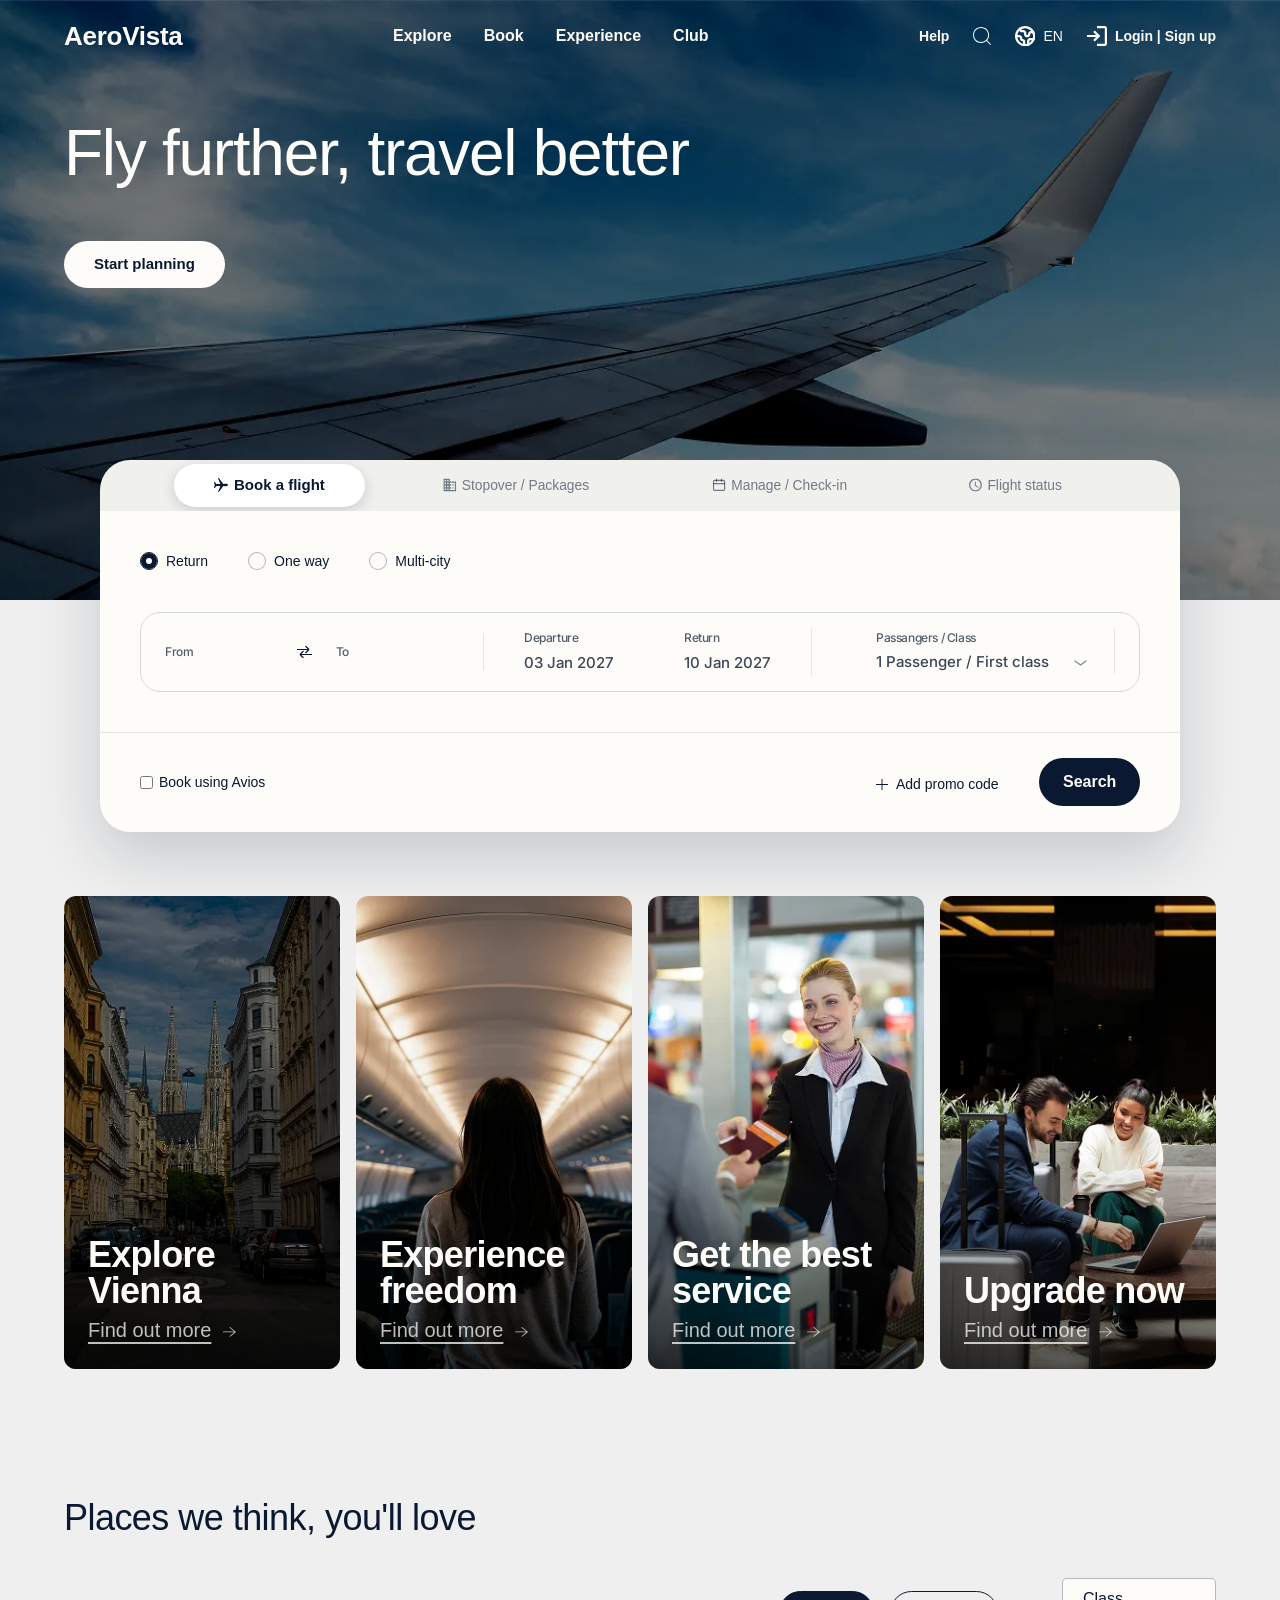
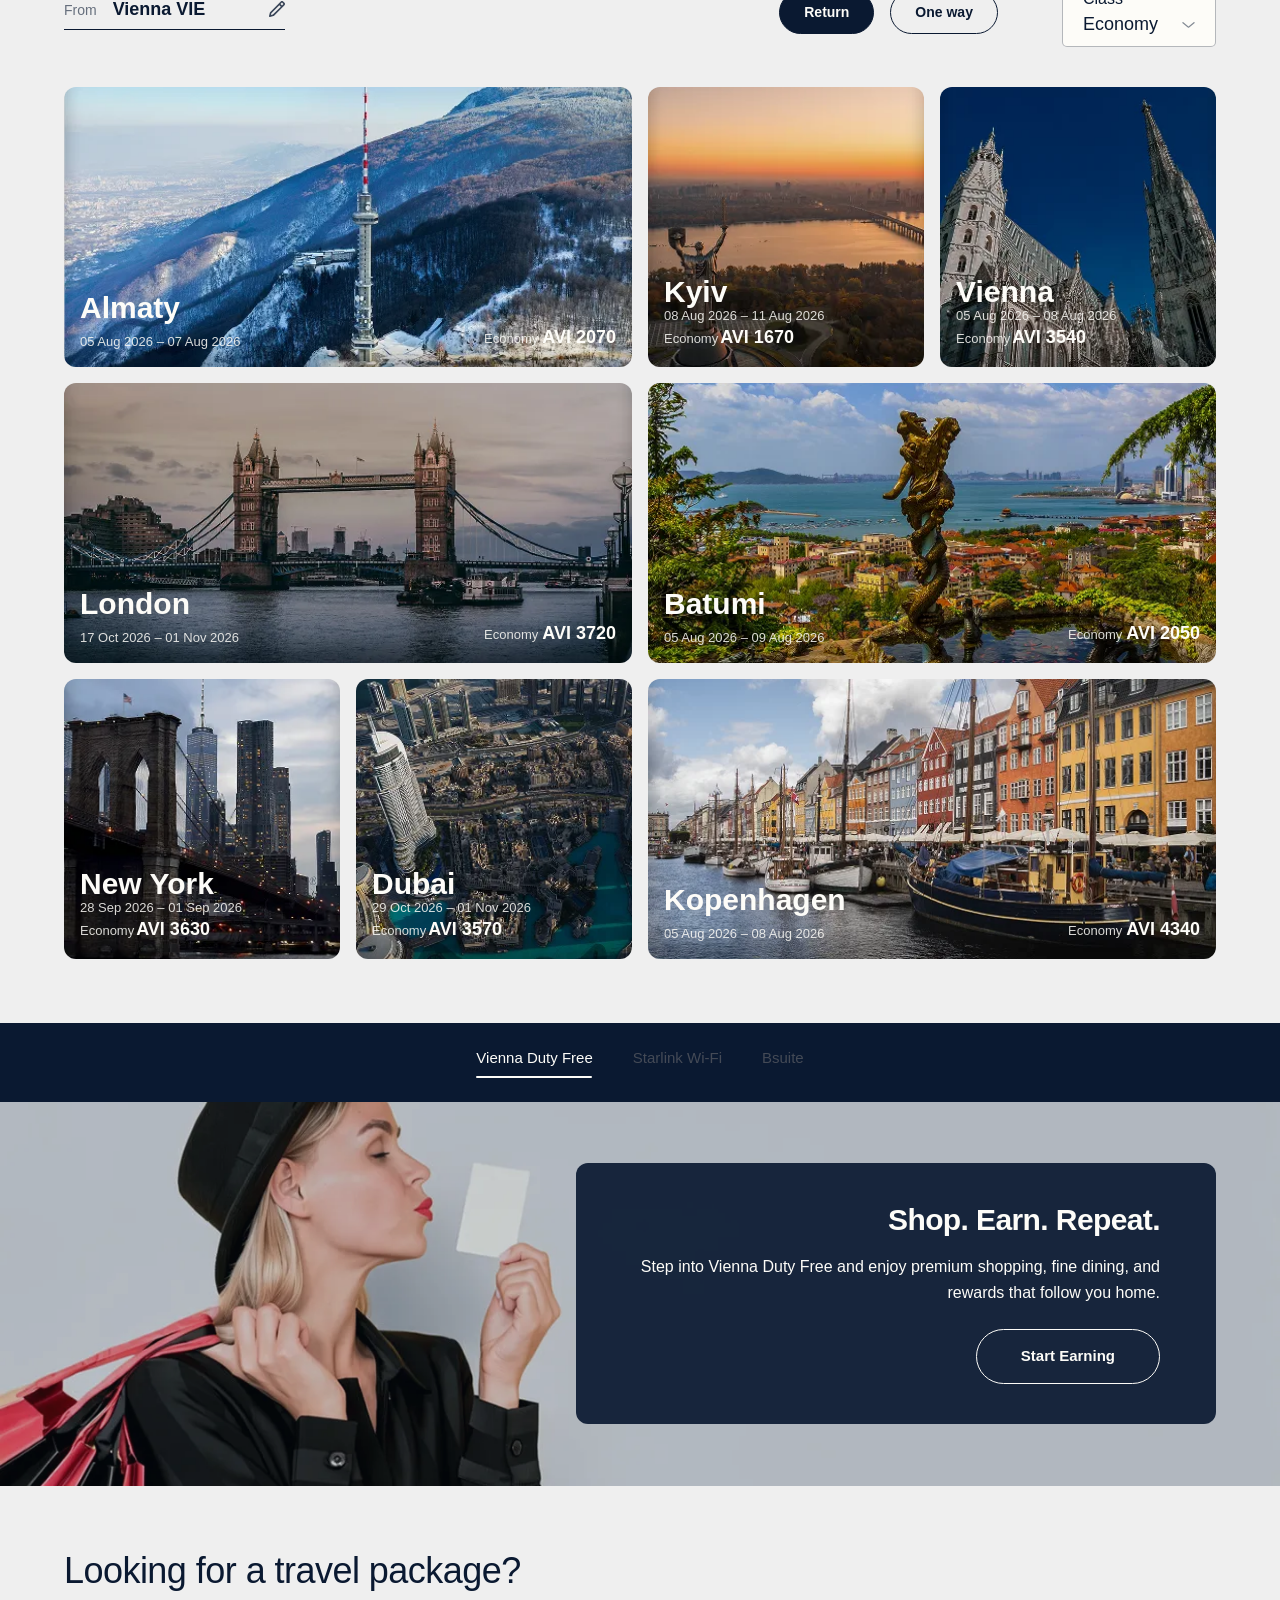
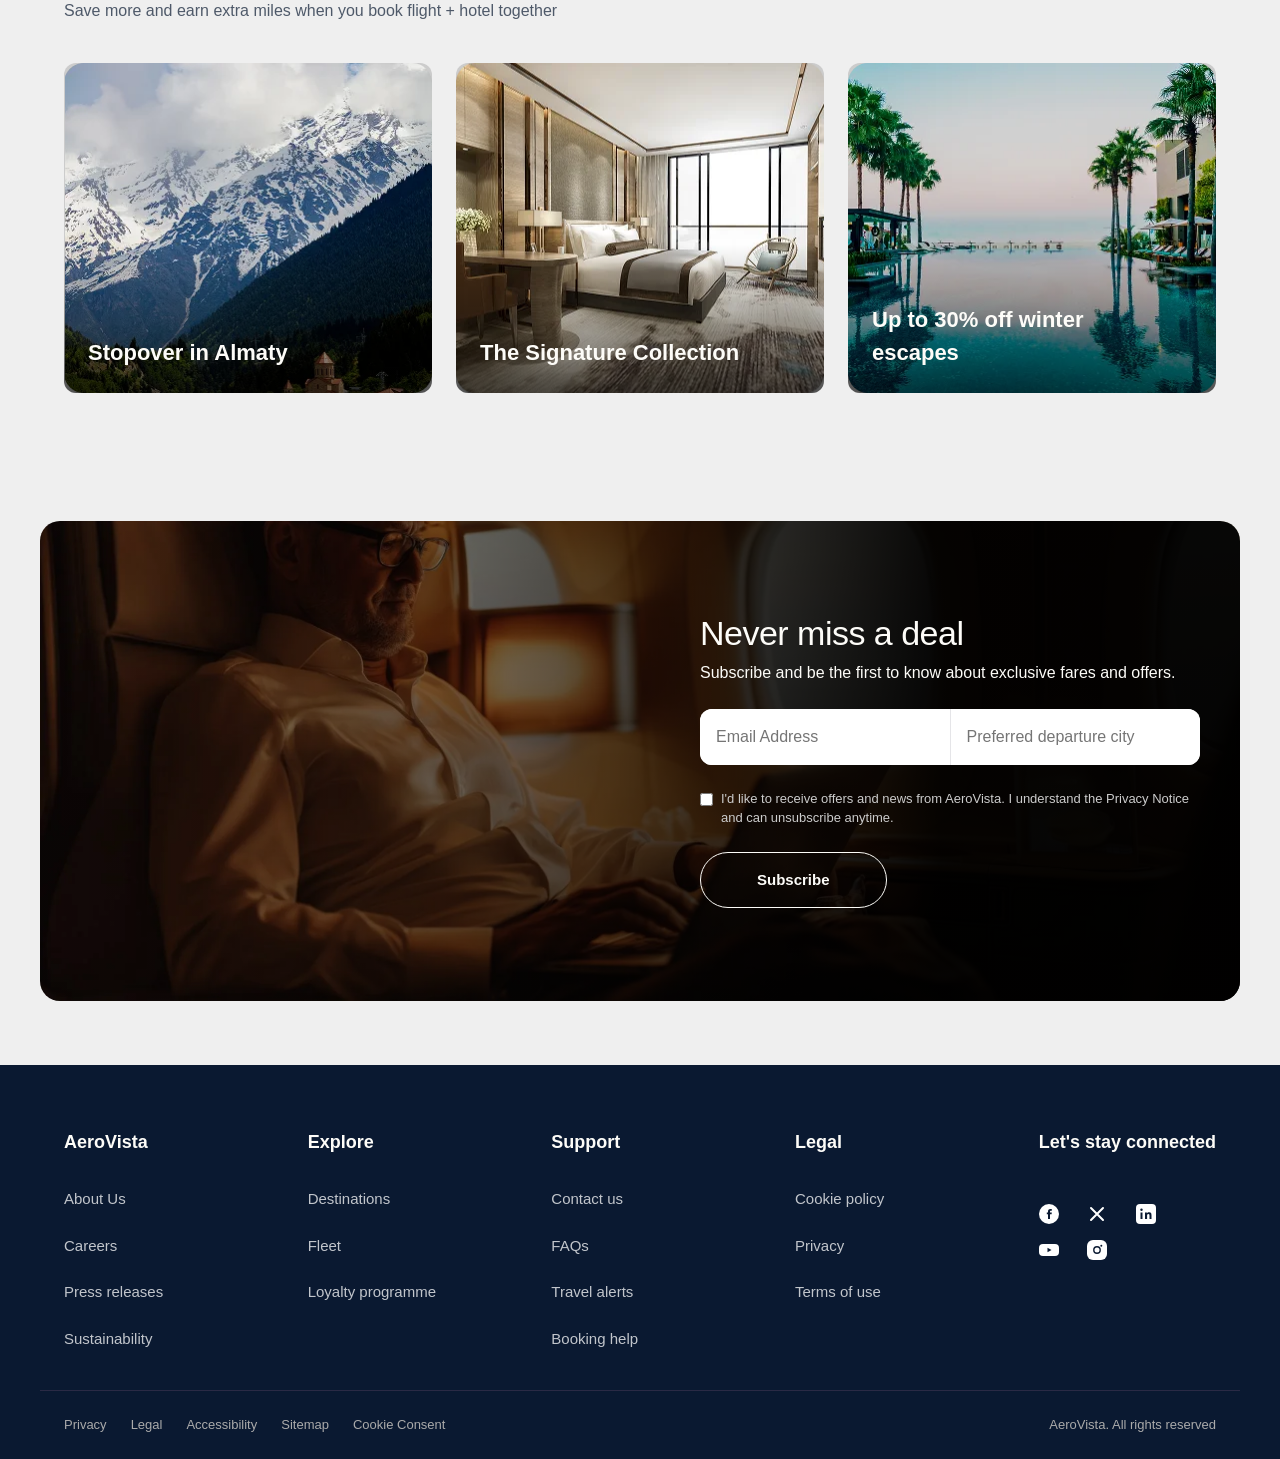
<file: index.html>
<!DOCTYPE html>
<html lang="en">
<head>
  <meta charset="UTF-8">
  <meta name="viewport" content="width=device-width, initial-scale=1.0">
  <title>AeroVista — Fly further, travel better</title>
  <link rel="icon" type="image/svg+xml" href="images/plane-logo.svg">

  <link rel="preconnect" href="https://fonts.googleapis.com">
  <link rel="preconnect" href="https://fonts.gstatic.com" crossorigin>
  <link href="https://fonts.googleapis.com/css2?family=Inter:wght@400;500;600;700&display=swap" rel="stylesheet">

  <link rel="stylesheet" href="reset.css">
  <link rel="stylesheet" href="style.css">
</head>
<body>

  <header class="header">
    <div class="container header__inner">
      <a href="#hero" class="logo">AeroVista</a>

      <nav class="nav" id="nav">
        <a href="#destinations" class="nav__link_explore" data-i18n="nav.explore">Explore</a>
        <a href="#hero" class="nav__link_book" data-i18n="nav.book">Book</a>
        <a href="#featureTabs" class="nav__link_experience" data-i18n="nav.experience">Experience</a>
        <a href="login.html" class="nav__link_club" id="clubMenuTrigger" aria-haspopup="true" aria-expanded="false" data-i18n="nav.club">Club</a>
      </nav>

      <div class="header__actions">
        <span class="help-text" data-i18n="header.help">Help</span>
        <button class="search-button" aria-label="Search" data-i18n-aria-label="header.searchAria">
          <svg width="18" height="18" viewBox="0 0 18 18" class="icon" fill="none" xmlns="http://www.w3.org/2000/svg">
            <path d="M17.1303 17.8499C17.596 18.313 18.3149 17.5982 17.8491 17.1451L14.0525 13.3597C15.3846 11.8946 16.1209 9.98898 16.1179 8.01381C16.1179 3.59414 12.5035 0 8.05894 0C3.61438 0 0 3.59414 0 8.01381C0 12.4335 3.61438 16.0276 8.05894 16.0276C10.0636 16.0276 11.9163 15.2927 13.3337 14.0745L17.1303 17.8499ZM1.01142 8.01381C1.01142 4.14785 4.18032 1.00676 8.05793 1.00676C11.9457 1.00676 15.1044 4.14785 15.1044 8.01381C15.1044 11.8798 11.9457 15.0209 8.05793 15.0209C4.18032 15.0209 1.01142 11.8798 1.01142 8.01381Z" fill="currentColor"/>
          </svg>
        </button>
        <div class="lang-switcher" id="langSwitcher">
          <button type="button" class="lang-switcher__trigger" id="langSwitcherTrigger" aria-haspopup="true" aria-expanded="false">
            <svg width="20" height="20" viewBox="0 0 20 20" class="icon" fill="none" xmlns="http://www.w3.org/2000/svg">
              <path d="M18.1562 6.1557H16.1562C15.6258 6.1557 15.1171 6.36641 14.742 6.74149C14.367 7.11656 14.1562 7.62527 14.1562 8.1557C14.1562 8.68613 13.9455 9.19484 13.5705 9.56991C13.1954 9.94499 12.6867 10.1557 12.1562 10.1557C11.6258 10.1557 11.1171 9.94499 10.742 9.56991C10.367 9.19484 10.1562 8.68613 10.1562 8.1557V7.1557C10.1562 6.62527 9.94554 6.11656 9.57046 5.74149C9.19539 5.36641 8.68668 5.1557 8.15625 5.1557H7.15625C6.62582 5.1557 6.11711 4.94499 5.74204 4.56991C5.36696 4.19484 5.15625 3.68613 5.15625 3.1557V2.6557M1.15625 10.1557H4.15625C4.68668 10.1557 5.19539 10.3664 5.57046 10.7415C5.94554 11.1166 6.15625 11.6253 6.15625 12.1557V12.6557C6.15625 13.0535 6.31429 13.4351 6.59559 13.7164C6.87689 13.9977 7.25843 14.1557 7.65625 14.1557C8.05407 14.1557 8.43561 14.3137 8.71691 14.595C8.99821 14.8763 9.15625 15.2579 9.15625 15.6557V18.9057M13.1562 18.6557V15.1557C13.1562 14.6253 13.367 14.1166 13.742 13.7415C14.1171 13.3664 14.6258 13.1557 15.1562 13.1557H18.6562" stroke="currentColor" stroke-width="2.3114" stroke-linecap="round" stroke-linejoin="round"/>
              <path d="M1.84133 13.5999C1.38904 12.5079 1.15625 11.3376 1.15625 10.1557C1.15625 8.9738 1.38904 7.80348 1.84133 6.71155C2.29363 5.61962 2.95656 4.62747 3.79229 3.79174C4.62802 2.95601 5.62017 2.29308 6.7121 1.84079C7.80403 1.38849 8.97435 1.1557 10.1562 1.1557C11.3381 1.1557 12.5085 1.38849 13.6004 1.84079C14.6923 2.29308 15.6845 2.95601 16.5202 3.79174C17.3559 4.62747 18.0189 5.61962 18.4712 6.71155C18.9235 7.80348 19.1562 8.9738 19.1562 10.1557C19.1562 11.3376 18.9235 12.5079 18.4712 13.5999C18.0189 14.6918 17.3559 15.6839 16.5202 16.5197C15.6845 17.3554 14.6923 18.0183 13.6004 18.4706C12.5085 18.9229 11.3381 19.1557 10.1562 19.1557C8.97435 19.1557 7.80403 18.9229 6.7121 18.4706C5.62017 18.0183 4.62802 17.3554 3.79229 16.5197C2.95656 15.6839 2.29363 14.6918 1.84133 13.5999Z" stroke="currentColor" stroke-width="2.3114" stroke-linecap="round" stroke-linejoin="round"/>
            </svg>
            <span class="lang-switcher__text" id="langSwitcherText">EN</span>
          </button>
          <ul class="lang-switcher__menu" id="langSwitcherMenu">
            <li class="lang-switcher__option lang-switcher__option--selected" data-lang="en">
              <span class="lang-switcher__check">✓</span> English
            </li>
            <li class="lang-switcher__option" data-lang="ru">
              <span class="lang-switcher__check"></span> Русский
            </li>
          </ul>
        </div>
        <a href="login.html" class="header__link header__link--login">
          <button class="login-button">
            <svg width="20" height="20" viewBox="0 0 20 20" class="icon" fill="none" xmlns="http://www.w3.org/2000/svg">
              <path d="M10 20V17.7778H17.7778V2.22222H10V0H17.7778C18.3889 0 18.9122 0.217778 19.3478 0.653333C19.7833 1.08889 20.0007 1.61185 20 2.22222V17.7778C20 18.3889 19.7826 18.9122 19.3478 19.3478C18.913 19.7833 18.3896 20.0007 17.7778 20H10ZM7.77778 15.5556L6.25 13.9444L9.08333 11.1111H0V8.88889H9.08333L6.25 6.05555L7.77778 4.44444L13.3333 10L7.77778 15.5556Z" fill="currentColor"/>
            </svg>
            <span class="login-button__text" data-i18n="header.login">Login | Sign up</span>
          </button>
        </a>

        <button class="nav-toggle" id="navToggle" aria-label="Toggle menu" aria-expanded="false">
          <span></span>
          <span></span>
          <span></span>
        </button>
      </div>
    </div>
  </header>

  <div class="site-search" id="siteSearch">
    <div class="site-search__backdrop" data-search-close></div>
    <div class="site-search__panel" role="search">
      <div class="container site-search__inner">
        <button type="button" class="site-search__close" id="siteSearchClose" aria-label="Close search" data-i18n-aria-label="search.closeAria">
          <svg width="16" height="16" viewBox="0 0 16 16" fill="none" xmlns="http://www.w3.org/2000/svg">
            <path d="M1 1L15 15M15 1L1 15" stroke="currentColor" stroke-width="1.5" stroke-linecap="round"/>
          </svg>
        </button>

        <form class="site-search__form" id="siteSearchForm">
          <input type="text" class="site-search__input" id="siteSearchInput" placeholder="e.g.: Destinations, Packages, Book a flight" data-i18n-placeholder="search.placeholder" autocomplete="off">
          <button type="submit" class="site-search__submit" data-i18n="search.submit">Search</button>
        </form>

        <div class="site-search__suggestions">
          <span class="site-search__suggestions-label" data-i18n="search.popularLabel">Popular searches</span>
          <div class="site-search__pills">
            <button type="button" class="site-search__pill" data-search-query="book a flight" data-i18n="search.pillBookFlight">Book a flight</button>
            <button type="button" class="site-search__pill" data-search-query="destinations" data-i18n="search.pillDestinations">Destinations</button>
            <button type="button" class="site-search__pill" data-search-query="packages" data-i18n="search.pillPackages">Packages</button>
            <button type="button" class="site-search__pill" data-search-query="vienna duty free" data-i18n="search.pillOffers">Vienna Duty Free</button>
            <button type="button" class="site-search__pill" data-search-query="newsletter" data-i18n="search.pillNewsletter">Newsletter</button>
          </div>
        </div>

        <p class="site-search__error" id="siteSearchError" data-i18n="search.notFound">We couldn’t find that. Try “Destinations” or “Packages”.</p>
      </div>
    </div>
  </div>

  <div class="club-menu" id="clubMenu">
    <div class="club-menu__backdrop" data-club-close></div>
    <div class="club-menu__panel">
      <div class="container club-menu__inner">
        <button type="button" class="club-menu__close" id="clubMenuClose" aria-label="Close menu" data-i18n-aria-label="clubMenu.closeAria">
          <svg width="16" height="16" viewBox="0 0 16 16" fill="none" xmlns="http://www.w3.org/2000/svg">
            <path d="M1 1L15 15M15 1L1 15" stroke="currentColor" stroke-width="1.5" stroke-linecap="round"/>
          </svg>
        </button>

        <div class="club-menu__grid">
          <div class="club-menu__col">
            <h3 data-i18n="clubMenu.discoverHeading">Discover</h3>
            <ul class="club-menu__list">
              <li><a href="#"><svg width="20" height="20" viewBox="0 0 20 20" fill="none" stroke="currentColor" stroke-width="1.5" stroke-linecap="round" stroke-linejoin="round" xmlns="http://www.w3.org/2000/svg"><circle cx="10" cy="10" r="8"/><line x1="10" y1="9" x2="10" y2="14"/><circle cx="10" cy="6.5" r="0.75" fill="currentColor" stroke="none"/></svg><span data-i18n="clubMenu.discoverAbout">About Privilege Club</span></a></li>
              <li><a href="#"><svg width="20" height="20" viewBox="0 0 20 20" fill="none" stroke="currentColor" stroke-width="1.5" stroke-linecap="round" stroke-linejoin="round" xmlns="http://www.w3.org/2000/svg"><path d="M10 2l2.35 4.76 5.25.76-3.8 3.7.9 5.23L10 14l-4.7 2.47.9-5.23-3.8-3.7 5.25-.76L10 2z"/></svg><span data-i18n="clubMenu.discoverTiers">Member tiers &amp; benefits</span></a></li>
              <li><a href="#"><svg width="20" height="20" viewBox="0 0 20 20" fill="none" stroke="currentColor" stroke-width="1.5" stroke-linecap="round" stroke-linejoin="round" xmlns="http://www.w3.org/2000/svg"><path d="M5 7h10l-.8 10.2a1 1 0 01-1 .8H6.8a1 1 0 01-1-.8L5 7z"/><path d="M7.5 7V5.5a2.5 2.5 0 015 0V7"/></svg><span data-i18n="clubMenu.discoverDutyFree">Rewards at AeroVista Duty Free</span></a></li>
              <li><a href="#"><svg width="20" height="20" viewBox="0 0 20 20" fill="none" stroke="currentColor" stroke-width="1.5" stroke-linecap="round" stroke-linejoin="round" xmlns="http://www.w3.org/2000/svg"><circle cx="7" cy="7" r="2.2"/><circle cx="13.5" cy="7.5" r="1.8"/><path d="M2.5 17c0-2.8 2-4.5 4.5-4.5s4.5 1.7 4.5 4.5"/><path d="M12 13.2c1.9.2 3.3 1.7 3.3 3.8"/></svg><span data-i18n="clubMenu.discoverFamily">Family &amp; Friends</span></a></li>
              <li><a href="#"><svg width="20" height="20" viewBox="0 0 20 20" fill="none" stroke="currentColor" stroke-width="1.5" stroke-linecap="round" stroke-linejoin="round" xmlns="http://www.w3.org/2000/svg"><path d="M10 3L2 7l8 4 8-4-8-4z"/><path d="M5.5 9.2V13c0 1.4 2 2.5 4.5 2.5s4.5-1.1 4.5-2.5V9.2"/><path d="M17.5 7v5"/></svg><span data-i18n="clubMenu.discoverStudent">Student Club</span></a></li>
            </ul>
          </div>

          <div class="club-menu__col">
            <h3 data-i18n="clubMenu.collectHeading">Collect</h3>
            <ul class="club-menu__list club-menu__list--plain">
              <li><a href="#" data-i18n="clubMenu.collectEarn">Earn Miles</a></li>
              <li><a href="#" data-i18n="clubMenu.collectClaim">Claim missing Miles</a></li>
              <li><a href="#" data-i18n="clubMenu.collectBuyBoost">Buy or boost Miles</a></li>
              <li><a href="#" data-i18n="clubMenu.collectBuyPoints">Buy Points</a></li>
              <li><a href="#" data-i18n="clubMenu.collectPro">Privilege Club Pro</a></li>
            </ul>
          </div>

          <div class="club-menu__col club-menu__col--media">
            <img src="images/spend-your-avios.webp" alt="" loading="lazy" id="clubMenuSpendImage">
            <div>
              <h3 data-i18n="clubMenu.spendHeading">Spend</h3>
              <ul class="club-menu__list club-menu__list--plain">
                <li><a href="#" data-club-image="images/spend-your-avios.webp" data-i18n="clubMenu.spendMiles">Spend your Miles</a></li>
                <li><a href="#" data-club-image="images/cash-plus-avios.webp" data-i18n="clubMenu.spendCash">Cash + Miles</a></li>
                <li><a href="#" data-club-image="images/privilege-club-collection.webp" data-i18n="clubMenu.spendCollection">Privilege Club Collection</a></li>
                <li><a href="#" data-club-image="images/upgrade-using-avios.webp" data-i18n="clubMenu.spendUpgrade">Upgrade with Miles</a></li>
                <li><a href="#" data-club-image="images/convert-your-avios.webp" data-i18n="clubMenu.spendConvert">Convert your Miles</a></li>
              </ul>
            </div>
          </div>

          <div class="club-menu__promo">
            <img src="images/join-privilege-club.webp" alt="" class="club-menu__promo-image" loading="lazy">
            <div class="club-menu__promo-overlay"></div>
            <div class="club-menu__promo-content">
              <p class="club-menu__promo-heading" data-i18n="clubMenu.promoHeading">Enjoy exclusive benefits</p>
              <a href="register.html" class="club-menu__promo-cta" data-i18n="clubMenu.joinCta">Join Privilege Club</a>
              <a href="login.html" class="club-menu__promo-login" data-i18n="clubMenu.loginCta">Log in →</a>
            </div>
          </div>
        </div>

        <div class="club-menu__footer">
          <span data-i18n="clubMenu.partnersText">Privilege Club partners.</span>
          <a href="#" data-i18n="clubMenu.partnersLink">Discover →</a>
        </div>
      </div>
    </div>
  </div>

  <section class="hero" id="hero">
    <div class="container">
      <h1 class="hero__title" data-i18n="hero.title">Fly further, travel better</h1>
      <button class="btn btn--filled" data-i18n="hero.cta">Start planning</button>
    </div>
  </section>

  <div class="container">     
    <div class="search-card">
      <div class="search-card__tabs">
        <span class="search-card__tab-indicator" id="tabIndicator" aria-hidden="true"></span>
        <button class="search-card__tab search-card__tab--active" data-panel="book">
          <svg class="search-card__tab-icon" viewBox="0 0 18 18" fill="none" xmlns="http://www.w3.org/2000/svg">
            <path d="M15.0959 7.5C14.9593 7.5 14.5017 7.50469 14.3727 7.51406L11.7651 7.59375C11.7516 7.59472 11.7381 7.59129 11.7261 7.58384C11.7141 7.5764 11.7041 7.56522 11.6972 7.55156L6.49091 0.166875C6.45934 0.118105 6.41905 0.0779232 6.37285 0.0491098C6.32665 0.0202965 6.27563 0.00354003 6.22333 0H5.14293L8.07595 7.54688C8.08295 7.56415 8.08597 7.58325 8.08473 7.6023C8.08348 7.62135 8.07801 7.6397 8.06885 7.65554C8.05969 7.67138 8.04716 7.68417 8.03249 7.69265C8.01781 7.70113 8.0015 7.70501 7.98515 7.70391L3.09584 7.78828C3.04497 7.79008 2.99444 7.77786 2.94837 7.75261C2.90229 7.72736 2.86197 7.6898 2.83067 7.64297L1.34407 5.53359C1.22353 5.35078 0.997731 5.25234 0.801259 5.25234H0.0434959C-0.00833419 5.25234 -0.000700304 5.30906 0.0133621 5.36625L0.8105 8.71406C0.870756 8.89336 0.870756 9.09258 0.8105 9.27187L0.0125585 12.6094C-0.0111467 12.7008 -0.0083342 12.75 0.0836742 12.75H0.80367C1.13072 12.75 1.17532 12.7003 1.34246 12.4547L2.85719 10.3125C2.88876 10.266 2.92914 10.2287 2.97515 10.2035C3.02116 10.1783 3.07154 10.1659 3.12236 10.1672L7.97108 10.2938C7.98874 10.2942 8.00603 10.2997 8.02145 10.3097C8.03687 10.3198 8.04996 10.334 8.05959 10.3513C8.06921 10.3686 8.07507 10.3884 8.07666 10.4089C8.07825 10.4294 8.07553 10.4501 8.06872 10.4691L5.14293 18H6.21328C6.26548 17.9965 6.3164 17.9797 6.36253 17.951C6.40866 17.9223 6.44889 17.8822 6.48047 17.8336L11.6976 10.4531C11.7133 10.425 11.778 10.4109 11.8057 10.4109L14.3731 10.4906C14.5057 10.5 14.9593 10.5047 15.0963 10.5047C16.875 10.5047 18 9.93422 18 9C18 8.06578 16.8798 7.5 15.0959 7.5Z" fill="currentColor"/>
          </svg>
          <span data-i18n="tabs.bookFlight">Book a flight</span>
        </button>

        <button class="search-card__tab" data-panel="stopover">
          <svg class="search-card__tab-icon" viewBox="0 0 15 15" fill="none" xmlns="http://www.w3.org/2000/svg">
            <path d="M12 10H10.5V11.6667H12M12 6.66667H10.5V8.33333H12M13.5 13.3333H7.5V11.6667H9V10H7.5V8.33333H9V6.66667H7.5V5H13.5M6 3.33333H4.5V1.66667H6M6 6.66667H4.5V5H6M6 10H4.5V8.33333H6M6 13.3333H4.5V11.6667H6M3 3.33333H1.5V1.66667H3M3 6.66667H1.5V5H3M3 10H1.5V8.33333H3M3 13.3333H1.5V11.6667H3M7.5 3.33333V0H0V15H15V3.33333H7.5Z" fill="currentColor"/>
          </svg>
          <span data-i18n="tabs.stopover">Stopover / Packages</span>
        </button>

        <button class="search-card__tab" data-panel="manage">
          <svg class="search-card__tab-icon" viewBox="0 0 15 15" fill="none" xmlns="http://www.w3.org/2000/svg">
            <path d="M4.33398 0.722229V3.32223M10.1118 0.722229V3.32223" stroke="currentColor" stroke-width="1.44444" stroke-linecap="round" stroke-linejoin="round"/>
            <path d="M12.2782 2.02222H2.1671C1.36936 2.02222 0.722656 2.60425 0.722656 3.32222V12.4222C0.722656 13.1402 1.36936 13.7222 2.1671 13.7222H12.2782C13.076 13.7222 13.7227 13.1402 13.7227 12.4222V3.32222C13.7227 2.60425 13.076 2.02222 12.2782 2.02222Z" stroke="currentColor" stroke-width="1.44444" stroke-linecap="round" stroke-linejoin="round"/>
            <path d="M0.722656 5.92223H13.7227" stroke="currentColor" stroke-width="1.44444" stroke-linecap="round" stroke-linejoin="round"/>
          </svg>
          <span data-i18n="tabs.manage">Manage / Check-in</span>
        </button>

        <button class="search-card__tab" data-panel="status">
          <svg class="search-card__tab-icon" viewBox="0 0 15 15" fill="none" xmlns="http://www.w3.org/2000/svg">
            <path d="M7.5 13.5C9.0913 13.5 10.6174 12.8679 11.7426 11.7426C12.8679 10.6174 13.5 9.0913 13.5 7.5C13.5 5.9087 12.8679 4.38258 11.7426 3.25736C10.6174 2.13214 9.0913 1.5 7.5 1.5C5.9087 1.5 4.38258 2.13214 3.25736 3.25736C2.13214 4.38258 1.5 5.9087 1.5 7.5C1.5 9.0913 2.13214 10.6174 3.25736 11.7426C4.38258 12.8679 5.9087 13.5 7.5 13.5ZM7.5 0C8.48491 0 9.46018 0.193993 10.3701 0.570904C11.2801 0.947814 12.1069 1.50026 12.8033 2.1967C13.4997 2.89314 14.0522 3.71993 14.4291 4.62987C14.806 5.53982 15 6.51509 15 7.5C15 9.48912 14.2098 11.3968 12.8033 12.8033C11.3968 14.2098 9.48912 15 7.5 15C3.3525 15 0 11.625 0 7.5C0 5.51088 0.790176 3.60322 2.1967 2.1967C3.60322 0.790176 5.51088 0 7.5 0ZM7.875 3.75V7.6875L11.25 9.69L10.6875 10.6125L6.75 8.25V3.75H7.875Z" fill="currentColor"/>
          </svg>
          <span data-i18n="tabs.status">Flight status</span>
        </button>
      </div>

      <div class="calendar-popup" id="calendarPopup">
        <div class="calendar-popup__body">
          <button type="button" class="calendar-popup__nav calendar-popup__nav--prev" id="calendarPrev" aria-label="Previous month">‹</button>

          <div class="calendar-popup__month">
            <div class="calendar-popup__month-title" id="calendarMonthLabel">August 2026</div>
            <div class="calendar-popup__weekdays" id="calendarWeekdays">
              <span>Mo</span><span>Tu</span><span>We</span><span>Th</span><span>Fr</span><span>Sa</span><span>Su</span>
            </div>
            <div class="calendar-popup__weeks" id="calendarDays"></div>
          </div>

          <div class="calendar-popup__month">
            <div class="calendar-popup__month-title" id="calendarMonthLabel2">September 2026</div>
            <div class="calendar-popup__weekdays" id="calendarWeekdays2">
              <span>Mo</span><span>Tu</span><span>We</span><span>Th</span><span>Fr</span><span>Sa</span><span>Su</span>
            </div>
            <div class="calendar-popup__weeks" id="calendarDays2"></div>
          </div>

          <button type="button" class="calendar-popup__nav calendar-popup__nav--next" id="calendarNext" aria-label="Next month">›</button>
        </div>

        <div class="calendar-popup__footer" id="calendarFooter">
          <button type="button" class="calendar-popup__clear" id="calendarClear" data-i18n="calendar.clear">Clear</button>
          <button type="button" class="btn btn--filled calendar-popup__apply" id="calendarApply" data-i18n="calendar.apply">Apply</button>
        </div>
      </div>

      <div class="search-card__form search-card__panel search-card__panel--active" data-panel="book">
        <div class="search-card__trip-type">
          <label class="radio">
            <input type="radio" name="trip-type" data-value="return" checked>
            <span data-i18n="tripType.return">Return</span>
          </label>
          <label class="radio">
            <input type="radio" name="trip-type" data-value="oneway">
            <span data-i18n="tripType.oneway">One way</span>
          </label>
          <label class="radio">
            <input type="radio" name="trip-type" data-value="multicity">
            <span data-i18n="tripType.multicity">Multi-city</span>
          </label>
        </div>
        <div class="search-card__fields">
          <div class="search-card__group">
            <div class="search-field search-field--floating">
              <input type="text" id="fromInput" placeholder=" " autocomplete="off">
              <label for="fromInput" data-i18n="field.from">From</label>
              <div class="airport-suggestions" id="fromSuggestions"></div>
            </div>

            <button class="search-card__swap" aria-label="Swap From and To">
              <svg width="15" height="12" viewBox="0 0 15 12" fill="none" xmlns="http://www.w3.org/2000/svg">
                <path d="M0 3.5H12M12 3.5L8.5 0M12 3.5L8.5 7M15 8.5H3M3 8.5L6.5 5M3 8.5L6.5 12" stroke="currentColor" stroke-width="1.2"/>
              </svg>
            </button>

            <div class="search-field search-field--floating">
              <input type="text" id="toInput" placeholder=" " autocomplete="off">
              <label for="toInput" data-i18n="field.to">To</label>
              <div class="airport-suggestions" id="toSuggestions"></div>
            </div>
          </div>

          <div class="search-card__group" id="dateFieldGroup">
            <div class="search-field">
              <label data-i18n="field.departure">Departure</label>
              <button class="search-card__date-trigger" id="departureTrigger" data-date="2026-03-16">16 March 2026</button>
            </div>

            <div class="search-field search-card__return-field" id="returnField">
              <label data-i18n="field.return">Return</label>
              <button class="search-card__date-trigger" id="returnTrigger" data-date="2026-05-25">25 May 2026</button>
            </div>
          </div>

          <div class="search-card__group search-card__group--last">
            <div class="search-field">
              <label data-i18n="field.passengersClass">Passangers / Class</label>
              <button class="search-card__passengers-trigger" id="passengersTrigger">
                <span id="passengersValue">1 Passenger / First class</span>
                <svg class="search-card__chevron" width="13" height="6" viewBox="0 0 13 6" fill="none" xmlns="http://www.w3.org/2000/svg">
                  <path d="M1 1L6.5 5L12 1" stroke="currentColor" stroke-width="1.3" stroke-linecap="round" stroke-linejoin="round"/>
                </svg>
              </button>
            </div>

            <div class="passengers-panel" id="passengersPanel">
              <div class="passengers-panel__row">
                <div>
                  <strong data-i18n="passengers.adults">Adults</strong>
                  <span class="passengers-panel__hint" data-i18n="passengers.adultsHint">12+ years</span>
                </div>
                <div class="passengers-panel__counter">
                  <button type="button" class="passengers-panel__btn" data-action="decrease" data-target="adults">-</button>
                  <span id="adultsCount">1</span>
                  <button type="button" class="passengers-panel__btn" data-action="increase" data-target="adults">+</button>
                </div>
              </div>

              <div class="passengers-panel__row">
                <div>
                  <strong data-i18n="passengers.children">Children</strong>
                  <span class="passengers-panel__hint" data-i18n="passengers.childrenHint">2-11 years</span>
                </div>
                <div class="passengers-panel__counter">
                  <button type="button" class="passengers-panel__btn" data-action="decrease" data-target="children">-</button>
                  <span id="childrenCount">0</span>
                  <button type="button" class="passengers-panel__btn" data-action="increase" data-target="children">+</button>
                </div>
              </div>

            <div class="passengers-panel__divider"></div>

            <div class="passengers-panel__classes">
              <button type="button" class="passengers-panel__class" data-class="Economy"><span data-i18n="classOption.economy">Economy</span></button>
              <button type="button" class="passengers-panel__class" data-class="Business"><span data-i18n="classOption.business">Business</span></button>
              <button type="button" class="passengers-panel__class passengers-panel__class--active" data-class="First class"><span data-i18n="classOption.first">First class</span></button>
            </div>

            <button type="button" class="btn btn--filled passengers-panel__done" id="passengersDone" data-i18n="passengers.done">Done</button>
          </div>
        </div>
        </div>

        <div class="search-card__multicity" id="multicityFields">
          <div class="multicity-leg">
            <div class="search-field search-field--floating multicity-leg__field">
              <input type="text" class="multicity-from" placeholder=" " autocomplete="off">
              <label data-i18n="field.from">From</label>
              <div class="airport-suggestions"></div>
            </div>

            <button class="search-card__swap" aria-label="Swap From and To" data-i18n-aria-label="field.swapAria">
              <svg width="15" height="12" viewBox="0 0 15 12" fill="none" xmlns="http://www.w3.org/2000/svg">
                <path d="M0 3.5H12M12 3.5L8.5 0M12 3.5L8.5 7M15 8.5H3M3 8.5L6.5 5M3 8.5L6.5 12" stroke="currentColor" stroke-width="1.2"/>
              </svg>
            </button>

            <div class="search-field search-field--floating multicity-leg__field">
              <input type="text" class="multicity-to" placeholder=" " autocomplete="off">
              <label data-i18n="field.to">To</label>
              <div class="airport-suggestions"></div>
            </div>

            <div class="search-field multicity-leg__date">
              <label data-i18n="field.departure">Departure</label>
              <button type="button" class="search-card__date-trigger" data-date="2026-03-17">17 March 2026</button>
            </div>

            <button type="button" class="multicity-leg__remove" aria-label="Remove flight" data-i18n-aria-label="multicity.removeAria">×</button>
          </div>

          <button type="button" class="search-card__add-city" id="addCityBtn" data-i18n="multicity.addFlight">+ Add a flight</button>
        </div>

        <div class="search-card__footer">
          <label class="search-card__checkbox">
            <input type="checkbox">
            <span data-i18n="search.avios">Book using Avios</span>
          </label>

          <button type="button" class="search-card__promo" id="promoToggle">
            <svg width="12" height="11" viewBox="0 0 12 11" class="icon-plus" fill="none" xmlns="http://www.w3.org/2000/svg">
              <path d="M0 5.92308V5.07692H5.53846V0H6.46154V5.07692H12V5.92308H6.46154V11H5.53846V5.92308H0Z" fill="currentColor"/>
            </svg>
            <span data-i18n="search.addPromo">Add promo code</span>
          </button>

          <input type="text" class="search-card__promo-input" id="promoInput" placeholder="Enter promo code" data-i18n-placeholder="search.promoPlaceholder">

          <div class="search-card__promo-success" id="promoSuccess">
            <svg width="16" height="12" viewBox="0 0 16 12" fill="none" xmlns="http://www.w3.org/2000/svg">
              <path d="M1 6L6 11L15 1" stroke="currentColor" stroke-width="2" stroke-linecap="round" stroke-linejoin="round"/>
            </svg>
            <span data-i18n="search.promoApplied">Promo code applied</span>
          </div>

          <button class="search-card__submit" data-i18n="search.submit">Search flights</button>
        </div>
      </div>

      <div class="search-card__panel" data-panel="stopover">
        <div class="search-card__subtabs">
          <span class="search-card__subtab-indicator" id="subtabIndicator" aria-hidden="true"></span>
          <button class="search-card__subtab search-card__subtab--active" data-subpanel="vienna">
            <span data-i18n="stopover.subtab.vienna">Vienna stopover</span>
          </button>
          <button class="search-card__subtab" data-subpanel="flights-hotel">
            <span data-i18n="stopover.subtab.flightsHotel">Flights + Hotel</span>
          </button>
          <button class="search-card__subtab" data-subpanel="hotels">
            <span data-i18n="stopover.subtab.hotels">Hotels</span>
          </button>
        </div>

        <div class="search-card__subpanel search-card__subpanel--active" data-subpanel="vienna">
          <div class="search-card__trip-type search-card__trip-type--stopover">
            <label class="radio">
              <input type="radio" name="stopover-trip-type" data-value="return" checked>
              <span data-i18n="tripType.return">Return</span>
            </label>
            <label class="radio">
              <input type="radio" name="stopover-trip-type" data-value="oneway">
              <span data-i18n="tripType.oneway">One way</span>
            </label>
            <label class="radio">
              <input type="radio" name="stopover-trip-type" data-value="multicity">
              <span data-i18n="tripType.multicity">Multi-city</span>
            </label>
          </div>

          <p class="search-card__intro" data-i18n="stopover.intro">Explore Vienna during your journey with amazing stopover packages starting from USD 14 pp at 4-star and 5-star hotels.</p>

          <div class="search-card__fields">
            <div class="search-card__group">
              <div class="search-field search-field--floating">
                <input type="text" id="stopoverFromInput" placeholder=" " autocomplete="off">
                <label for="stopoverFromInput" data-i18n="field.from">From</label>
                <div class="airport-suggestions" id="stopoverFromSuggestions"></div>
              </div>

              <span class="search-card__swap-icon" aria-hidden="true">
                <svg width="15" height="12" viewBox="0 0 15 12" fill="none" xmlns="http://www.w3.org/2000/svg">
                  <path d="M0 3.5H12M12 3.5L8.5 0M12 3.5L8.5 7M15 8.5H3M3 8.5L6.5 5M3 8.5L6.5 12" stroke="currentColor" stroke-width="1.2"/>
                </svg>
              </span>

              <div class="search-field search-field--floating">
                <input type="text" id="stopoverToInput" placeholder=" " autocomplete="off">
                <label for="stopoverToInput" data-i18n="field.to">To</label>
                <div class="airport-suggestions" id="stopoverToSuggestions"></div>
              </div>
            </div>

            <div class="search-card__group">
              <div class="search-field">
                <label data-i18n="field.departure">Departure</label>
                <button class="search-card__date-trigger" id="stopoverDepartureTrigger" data-date="2026-03-16">16 March 2026</button>
              </div>

              <div class="search-field search-card__return-field" id="stopoverReturnField">
                <label data-i18n="field.return">Return</label>
                <button class="search-card__date-trigger" id="stopoverReturnTrigger" data-date="2026-05-25">25 May 2026</button>
              </div>
            </div>

            <div class="search-card__group search-card__group--last">
              <div class="search-field">
                <label data-i18n="field.passengersRoom">Passengers / Room</label>
                <button type="button" class="search-card__static-value search-card__static-value--chevron" id="stopoverPassengersTrigger">
                  <span id="stopoverPassengersValue">1 Passenger / 1 room</span>
                  <svg class="search-card__chevron" width="13" height="6" viewBox="0 0 13 6" fill="none" xmlns="http://www.w3.org/2000/svg">
                    <path d="M1 1L6.5 5L12 1" stroke="currentColor" stroke-width="1.3" stroke-linecap="round" stroke-linejoin="round"/>
                  </svg>
                </button>

                <div class="passengers-panel" id="stopoverPassengersPanel">
                  <div class="passengers-panel__row">
                    <div>
                      <strong data-i18n="passengers.adults">Adults</strong>
                      <span class="passengers-panel__hint" data-i18n="passengers.adultsHint">12+ years</span>
                    </div>
                    <div class="passengers-panel__counter">
                      <button type="button" class="passengers-panel__btn" data-action="decrease" data-target="adults">-</button>
                      <span data-count-target="adults">1</span>
                      <button type="button" class="passengers-panel__btn" data-action="increase" data-target="adults">+</button>
                    </div>
                  </div>

                  <div class="passengers-panel__row">
                    <div>
                      <strong data-i18n="passengers.children">Children</strong>
                      <span class="passengers-panel__hint" data-i18n="passengers.childrenHint">2-11 years</span>
                    </div>
                    <div class="passengers-panel__counter">
                      <button type="button" class="passengers-panel__btn" data-action="decrease" data-target="children">-</button>
                      <span data-count-target="children">0</span>
                      <button type="button" class="passengers-panel__btn" data-action="increase" data-target="children">+</button>
                    </div>
                  </div>

                  <div class="passengers-panel__divider"></div>

                  <div class="passengers-panel__row">
                    <div>
                      <strong data-i18n="stopover.rooms">Rooms</strong>
                    </div>
                    <div class="passengers-panel__counter">
                      <button type="button" class="passengers-panel__btn" data-action="decrease" data-target="rooms">-</button>
                      <span data-count-target="rooms">1</span>
                      <button type="button" class="passengers-panel__btn" data-action="increase" data-target="rooms">+</button>
                    </div>
                  </div>

                  <button type="button" class="btn btn--filled passengers-panel__done" id="stopoverPassengersDone" data-i18n="passengers.done">Done</button>
                </div>
              </div>

              <div class="search-field">
                <label data-i18n="field.class">Class</label>
                <button type="button" class="search-card__static-value search-card__static-value--chevron" id="stopoverClassTrigger" aria-expanded="false">
                  <span id="stopoverClassValue" data-i18n="classOption.economy">Economy</span>
                  <svg class="search-card__chevron" width="13" height="6" viewBox="0 0 13 6" fill="none" xmlns="http://www.w3.org/2000/svg">
                    <path d="M1 1L6.5 5L12 1" stroke="currentColor" stroke-width="1.3" stroke-linecap="round" stroke-linejoin="round"/>
                  </svg>
                </button>

                <ul class="destinations__class-menu" id="stopoverClassMenu">
                  <li class="destinations__class-option destinations__class-option--selected" data-value="Economy">
                    <span data-i18n="classOption.economy">Economy</span>
                  </li>
                  <li class="destinations__class-option" data-value="Business">
                    <span data-i18n="classOption.business">Business</span>
                  </li>
                  <li class="destinations__class-option" data-value="First class">
                    <span data-i18n="classOption.first">First class</span>
                  </li>
                </ul>
              </div>
            </div>
          </div>

          <div class="search-card__multicity" id="stopoverMulticityFields">
            <div class="multicity-leg">
              <div class="search-field search-field--floating multicity-leg__field">
                <input type="text" class="multicity-from" placeholder=" " autocomplete="off">
                <label data-i18n="field.from">From</label>
                <div class="airport-suggestions"></div>
              </div>

              <button class="search-card__swap" aria-label="Swap From and To" data-i18n-aria-label="field.swapAria">
                <svg width="15" height="12" viewBox="0 0 15 12" fill="none" xmlns="http://www.w3.org/2000/svg">
                  <path d="M0 3.5H12M12 3.5L8.5 0M12 3.5L8.5 7M15 8.5H3M3 8.5L6.5 5M3 8.5L6.5 12" stroke="currentColor" stroke-width="1.2"/>
                </svg>
              </button>

              <div class="search-field search-field--floating multicity-leg__field">
                <input type="text" class="multicity-to" placeholder=" " autocomplete="off">
                <label data-i18n="field.to">To</label>
                <div class="airport-suggestions"></div>
              </div>

              <div class="search-field multicity-leg__date">
                <label data-i18n="field.departure">Departure</label>
                <button type="button" class="search-card__date-trigger" data-date="2026-03-17">17 March 2026</button>
              </div>

              <button type="button" class="multicity-leg__remove" aria-label="Remove flight" data-i18n-aria-label="multicity.removeAria">×</button>
            </div>

            <button type="button" class="search-card__add-city" data-i18n="multicity.addFlight">+ Add a flight</button>
          </div>

          <div class="stopover-options">
            <div class="stopover-options__col">
              <p class="stopover-options__question" data-i18n="stopover.whenQuestion">When would you like to add a stop in Vienna during your journey?</p>
              <div class="search-card__trip-type">
                <label class="radio">
                  <input type="radio" name="stopover-when" checked>
                  <span data-i18n="field.departure">Departure</span>
                </label>
                <label class="radio">
                  <input type="radio" name="stopover-when">
                  <span data-i18n="field.return">Return</span>
                </label>
              </div>
            </div>

            <div class="stopover-options__col">
              <p class="stopover-options__question" data-i18n="stopover.daysQuestion">How many days would you like to stay in Vienna?</p>
              <div class="stopover-stepper">
                <button type="button" class="stopover-stepper__btn" data-action="decrease" aria-label="Decrease">−</button>
                <span id="stopoverDays">1</span>
                <button type="button" class="stopover-stepper__btn" data-action="increase" aria-label="Increase">+</button>
              </div>
            </div>
          </div>

          <div class="search-card__footer">
            <button type="button" class="search-card__promo">
              <svg width="12" height="11" viewBox="0 0 12 11" class="icon-plus" fill="none" xmlns="http://www.w3.org/2000/svg">
                <path d="M0 5.92308V5.07692H5.53846V0H6.46154V5.07692H12V5.92308H6.46154V11H5.53846V5.92308H0Z" fill="currentColor"/>
              </svg>
              <span data-i18n="search.addPromo">Add promo code</span>
            </button>

            <button class="search-card__submit" data-i18n="search.submit">Search flights</button>
          </div>
        </div>

        <div class="search-card__subpanel" data-subpanel="flights-hotel">
          <div class="search-card__trip-type search-card__trip-type--stopover">
            <label class="radio">
              <input type="radio" name="flights-hotel-trip-type" data-value="return" checked>
              <span data-i18n="tripType.return">Return</span>
            </label>
            <label class="radio">
              <input type="radio" name="flights-hotel-trip-type" data-value="oneway">
              <span data-i18n="tripType.oneway">One way</span>
            </label>
            <label class="radio">
              <input type="radio" name="flights-hotel-trip-type" data-value="multicity">
              <span data-i18n="tripType.multicity">Multi-city</span>
            </label>
          </div>

          <div class="search-card__fields">
            <div class="search-card__group">
              <div class="search-field search-field--floating">
                <input type="text" id="flightsHotelFromInput" placeholder=" " autocomplete="off">
                <label for="flightsHotelFromInput" data-i18n="field.from">From</label>
                <div class="airport-suggestions" id="flightsHotelFromSuggestions"></div>
              </div>

              <button class="search-card__swap" aria-label="Swap From and To" data-i18n-aria-label="field.swapAria">
                <svg width="15" height="12" viewBox="0 0 15 12" fill="none" xmlns="http://www.w3.org/2000/svg">
                  <path d="M0 3.5H12M12 3.5L8.5 0M12 3.5L8.5 7M15 8.5H3M3 8.5L6.5 5M3 8.5L6.5 12" stroke="currentColor" stroke-width="1.2"/>
                </svg>
              </button>

              <div class="search-field search-field--floating">
                <input type="text" id="flightsHotelToInput" placeholder=" " autocomplete="off">
                <label for="flightsHotelToInput" data-i18n="field.to">To</label>
                <div class="airport-suggestions" id="flightsHotelToSuggestions"></div>
              </div>
            </div>

            <div class="search-card__group">
              <div class="search-field">
                <label data-i18n="field.departure">Departure</label>
                <button class="search-card__date-trigger" id="flightsHotelDepartureTrigger" data-date="2026-03-16">16 March 2026</button>
              </div>

              <div class="search-field search-card__return-field" id="flightsHotelReturnField">
                <label data-i18n="field.return">Return</label>
                <button class="search-card__date-trigger" id="flightsHotelReturnTrigger" data-date="2026-05-25">25 May 2026</button>
              </div>
            </div>

            <div class="search-card__group search-card__group--last">
              <div class="search-field">
                <label data-i18n="field.passengersRoom">Passengers / Room</label>
                <button type="button" class="search-card__static-value search-card__static-value--chevron" id="flightsHotelPassengersTrigger">
                  <span id="flightsHotelPassengersValue">1 Passenger / 1 room</span>
                  <svg class="search-card__chevron" width="13" height="6" viewBox="0 0 13 6" fill="none" xmlns="http://www.w3.org/2000/svg">
                    <path d="M1 1L6.5 5L12 1" stroke="currentColor" stroke-width="1.3" stroke-linecap="round" stroke-linejoin="round"/>
                  </svg>
                </button>

                <div class="passengers-panel" id="flightsHotelPassengersPanel">
                  <div class="passengers-panel__row">
                    <div>
                      <strong data-i18n="passengers.adults">Adults</strong>
                      <span class="passengers-panel__hint" data-i18n="passengers.adultsHint">12+ years</span>
                    </div>
                    <div class="passengers-panel__counter">
                      <button type="button" class="passengers-panel__btn" data-action="decrease" data-target="adults">-</button>
                      <span data-count-target="adults">1</span>
                      <button type="button" class="passengers-panel__btn" data-action="increase" data-target="adults">+</button>
                    </div>
                  </div>

                  <div class="passengers-panel__row">
                    <div>
                      <strong data-i18n="passengers.children">Children</strong>
                      <span class="passengers-panel__hint" data-i18n="passengers.childrenHint">2-11 years</span>
                    </div>
                    <div class="passengers-panel__counter">
                      <button type="button" class="passengers-panel__btn" data-action="decrease" data-target="children">-</button>
                      <span data-count-target="children">0</span>
                      <button type="button" class="passengers-panel__btn" data-action="increase" data-target="children">+</button>
                    </div>
                  </div>

                  <div class="passengers-panel__divider"></div>

                  <div class="passengers-panel__row">
                    <div>
                      <strong data-i18n="stopover.rooms">Rooms</strong>
                    </div>
                    <div class="passengers-panel__counter">
                      <button type="button" class="passengers-panel__btn" data-action="decrease" data-target="rooms">-</button>
                      <span data-count-target="rooms">1</span>
                      <button type="button" class="passengers-panel__btn" data-action="increase" data-target="rooms">+</button>
                    </div>
                  </div>

                  <button type="button" class="btn btn--filled passengers-panel__done" id="flightsHotelPassengersDone" data-i18n="passengers.done">Done</button>
                </div>
              </div>

              <div class="search-field">
                <label data-i18n="field.class">Class</label>
                <button type="button" class="search-card__static-value search-card__static-value--chevron" id="flightsHotelClassTrigger" aria-expanded="false">
                  <span id="flightsHotelClassValue" data-i18n="classOption.economy">Economy</span>
                  <svg class="search-card__chevron" width="13" height="6" viewBox="0 0 13 6" fill="none" xmlns="http://www.w3.org/2000/svg">
                    <path d="M1 1L6.5 5L12 1" stroke="currentColor" stroke-width="1.3" stroke-linecap="round" stroke-linejoin="round"/>
                  </svg>
                </button>

                <ul class="destinations__class-menu" id="flightsHotelClassMenu">
                  <li class="destinations__class-option destinations__class-option--selected" data-value="Economy">
                    <span data-i18n="classOption.economy">Economy</span>
                  </li>
                  <li class="destinations__class-option" data-value="Business">
                    <span data-i18n="classOption.business">Business</span>
                  </li>
                  <li class="destinations__class-option" data-value="First class">
                    <span data-i18n="classOption.first">First class</span>
                  </li>
                </ul>
              </div>
            </div>
          </div>

          <div class="search-card__multicity" id="flightsHotelMulticityFields">
            <div class="multicity-leg">
              <div class="search-field search-field--floating multicity-leg__field">
                <input type="text" class="multicity-from" placeholder=" " autocomplete="off">
                <label data-i18n="field.from">From</label>
                <div class="airport-suggestions"></div>
              </div>

              <button class="search-card__swap" aria-label="Swap From and To" data-i18n-aria-label="field.swapAria">
                <svg width="15" height="12" viewBox="0 0 15 12" fill="none" xmlns="http://www.w3.org/2000/svg">
                  <path d="M0 3.5H12M12 3.5L8.5 0M12 3.5L8.5 7M15 8.5H3M3 8.5L6.5 5M3 8.5L6.5 12" stroke="currentColor" stroke-width="1.2"/>
                </svg>
              </button>

              <div class="search-field search-field--floating multicity-leg__field">
                <input type="text" class="multicity-to" placeholder=" " autocomplete="off">
                <label data-i18n="field.to">To</label>
                <div class="airport-suggestions"></div>
              </div>

              <div class="search-field multicity-leg__date">
                <label data-i18n="field.departure">Departure</label>
                <button type="button" class="search-card__date-trigger" data-date="2026-03-17">17 March 2026</button>
              </div>

              <button type="button" class="multicity-leg__remove" aria-label="Remove flight" data-i18n-aria-label="multicity.removeAria">×</button>
            </div>

            <button type="button" class="search-card__add-city" data-i18n="multicity.addFlight">+ Add a flight</button>
          </div>

          <div class="search-card__fields search-card__fields--hotel">
            <div class="search-card__group search-card__group--hotel-destination">
              <div class="search-field">
                <input type="text" id="flightsHotelDestinationInput" class="search-card__hotel-destination-input" placeholder="Hotel destination" data-i18n-placeholder="stopover.hotelDestination" autocomplete="off">
                <div class="airport-suggestions" id="flightsHotelDestinationSuggestions"></div>
              </div>
            </div>

            <div class="search-card__group search-card__group--last">
              <div class="search-field">
                <label data-i18n="stopover.checkIn">Check-in</label>
                <button class="search-card__date-trigger" id="flightsHotelCheckinTrigger" data-date="2026-03-16">16 March 2026</button>
              </div>

              <div class="search-field" id="flightsHotelCheckoutField">
                <label data-i18n="stopover.checkOut">Check-out</label>
                <button class="search-card__date-trigger" id="flightsHotelCheckoutTrigger" data-date="2026-05-25">25 May 2026</button>
              </div>
            </div>
          </div>

          <div class="search-card__footer search-card__footer--end">
            <button class="search-card__submit" data-i18n="search.searchShort">Search</button>
          </div>
        </div>

        <div class="search-card__subpanel" data-subpanel="hotels">
          <p class="search-card__intro" data-i18n="stopover.hotelsIntro">Choose from 200,000 hotels from over 500 global destinations</p>

          <div class="search-card__fields search-card__fields--hotel">
            <div class="search-card__group search-card__group--hotel-destination">
              <div class="search-field">
                <input type="text" id="hotelsDestinationInput" class="search-card__hotel-destination-input" placeholder="Where are you going?" data-i18n-placeholder="stopover.whereAreYouGoing" autocomplete="off">
                <div class="airport-suggestions" id="hotelsDestinationSuggestions"></div>
              </div>
            </div>

            <div class="search-card__group">
              <div class="search-field">
                <label data-i18n="stopover.checkIn">Check-in</label>
                <button class="search-card__date-trigger" id="hotelsCheckinTrigger" data-date="2026-03-16">16 March 2026</button>
              </div>

              <div class="search-field" id="hotelsCheckoutField">
                <label data-i18n="stopover.checkOut">Check-out</label>
                <button class="search-card__date-trigger" id="hotelsCheckoutTrigger" data-date="2026-05-25">25 May 2026</button>
              </div>
            </div>

            <div class="search-card__group search-card__group--last">
              <div class="search-field">
                <label data-i18n="field.passengersRoom">Passengers / Room</label>
                <button type="button" class="search-card__static-value search-card__static-value--chevron" id="hotelsPassengersTrigger">
                  <span id="hotelsPassengersValue">1 Passenger / 1 room</span>
                  <svg class="search-card__chevron" width="13" height="6" viewBox="0 0 13 6" fill="none" xmlns="http://www.w3.org/2000/svg">
                    <path d="M1 1L6.5 5L12 1" stroke="currentColor" stroke-width="1.3" stroke-linecap="round" stroke-linejoin="round"/>
                  </svg>
                </button>

                <div class="passengers-panel" id="hotelsPassengersPanel">
                  <div class="passengers-panel__row">
                    <div>
                      <strong data-i18n="passengers.adults">Adults</strong>
                      <span class="passengers-panel__hint" data-i18n="passengers.adultsHint">12+ years</span>
                    </div>
                    <div class="passengers-panel__counter">
                      <button type="button" class="passengers-panel__btn" data-action="decrease" data-target="adults">-</button>
                      <span data-count-target="adults">1</span>
                      <button type="button" class="passengers-panel__btn" data-action="increase" data-target="adults">+</button>
                    </div>
                  </div>

                  <div class="passengers-panel__row">
                    <div>
                      <strong data-i18n="passengers.children">Children</strong>
                      <span class="passengers-panel__hint" data-i18n="passengers.childrenHint">2-11 years</span>
                    </div>
                    <div class="passengers-panel__counter">
                      <button type="button" class="passengers-panel__btn" data-action="decrease" data-target="children">-</button>
                      <span data-count-target="children">0</span>
                      <button type="button" class="passengers-panel__btn" data-action="increase" data-target="children">+</button>
                    </div>
                  </div>

                  <div class="passengers-panel__divider"></div>

                  <div class="passengers-panel__row">
                    <div>
                      <strong data-i18n="stopover.rooms">Rooms</strong>
                    </div>
                    <div class="passengers-panel__counter">
                      <button type="button" class="passengers-panel__btn" data-action="decrease" data-target="rooms">-</button>
                      <span data-count-target="rooms">1</span>
                      <button type="button" class="passengers-panel__btn" data-action="increase" data-target="rooms">+</button>
                    </div>
                  </div>

                  <button type="button" class="btn btn--filled passengers-panel__done" id="hotelsPassengersDone" data-i18n="passengers.done">Done</button>
                </div>
              </div>
            </div>
          </div>

          <div class="search-card__footer search-card__footer--end">
            <button class="search-card__submit" data-i18n="search.searchShort">Search</button>
          </div>
        </div>
      </div>

      <div class="search-card__panel" data-panel="manage">
        <div class="search-card__subtabs">
          <span class="search-card__subtab-indicator" id="manageSubtabIndicator" aria-hidden="true"></span>
          <button class="search-card__subtab search-card__subtab--active" data-subpanel="manage-booking">
            <span data-i18n="manage.subtab.manageBooking">Manage booking</span>
          </button>
          <button class="search-card__subtab" data-subpanel="check-in">
            <span data-i18n="manage.subtab.checkIn">Check in</span>
          </button>
        </div>

        <div class="search-card__subpanel search-card__subpanel--active" data-subpanel="manage-booking">
          <div class="search-card__manage-row">
            <div class="search-card__fields search-card__fields--manage">
              <div class="search-card__group">
                <div class="search-field">
                  <input type="text" placeholder="Booking reference" data-i18n-placeholder="manage.bookingReference" autocomplete="off">
                </div>
              </div>
              <div class="search-card__group search-card__group--last">
                <div class="search-field">
                  <input type="text" placeholder="Last name" data-i18n-placeholder="manage.lastName" autocomplete="off">
                </div>
              </div>
            </div>

            <button class="search-card__submit" data-i18n="manage.retrieveBooking">Retrieve booking</button>
          </div>
        </div>

        <div class="search-card__subpanel" data-subpanel="check-in">
          <div class="search-card__manage-row">
            <div class="search-card__fields search-card__fields--manage">
              <div class="search-card__group">
                <div class="search-field">
                  <input type="text" placeholder="Booking reference" data-i18n-placeholder="manage.bookingReference" autocomplete="off">
                </div>
              </div>
              <div class="search-card__group search-card__group--last">
                <div class="search-field">
                  <input type="text" placeholder="Last name" data-i18n-placeholder="manage.lastName" autocomplete="off">
                </div>
              </div>
            </div>

            <button class="search-card__submit" data-i18n="manage.checkInSubmit">Check in</button>
          </div>
        </div>
      </div>
      <div class="search-card__panel" data-panel="status">
        <div class="search-card__subtabs">
          <span class="search-card__subtab-indicator" id="statusSubtabIndicator" aria-hidden="true"></span>
          <button class="search-card__subtab search-card__subtab--active" data-subpanel="by-route">
            <span data-i18n="status.subtab.byRoute">By route</span>
          </button>
          <button class="search-card__subtab" data-subpanel="by-flight-number">
            <span data-i18n="status.subtab.byFlightNumber">By flight number</span>
          </button>
        </div>

        <div class="search-card__subpanel search-card__subpanel--active" data-subpanel="by-route">
          <div class="search-card__manage-row">
            <div class="search-card__fields search-card__fields--manage">
              <div class="search-card__group">
                <div class="search-field">
                  <input type="text" id="statusFromInput" placeholder="From" data-i18n-placeholder="field.from" autocomplete="off">
                  <div class="airport-suggestions" id="statusFromSuggestions"></div>
                </div>
              </div>

              <div class="search-card__group">
                <div class="search-field">
                  <input type="text" id="statusToInput" placeholder="To" data-i18n-placeholder="field.to" autocomplete="off">
                  <div class="airport-suggestions" id="statusToSuggestions"></div>
                </div>
              </div>

              <div class="search-card__group search-card__group--last">
                <div class="search-field">
                  <button type="button" class="search-card__static-value search-card__static-value--chevron" id="statusRouteDateTrigger" aria-expanded="false">
                    <span id="statusRouteDateValue">12 August</span>
                    <svg class="search-card__chevron" width="13" height="6" viewBox="0 0 13 6" fill="none" xmlns="http://www.w3.org/2000/svg">
                      <path d="M1 1L6.5 5L12 1" stroke="currentColor" stroke-width="1.3" stroke-linecap="round" stroke-linejoin="round"/>
                    </svg>
                  </button>
                  <ul class="destinations__class-menu" id="statusRouteDateMenu"></ul>
                </div>
              </div>
            </div>

            <button class="search-card__submit" data-i18n="search.searchShort">Search</button>
          </div>
        </div>

        <div class="search-card__subpanel" data-subpanel="by-flight-number">
          <div class="search-card__manage-row">
            <div class="search-card__fields search-card__fields--manage">
              <div class="search-card__group">
                <div class="search-field search-card__flight-number-field">
                  <span class="search-card__flight-prefix">AR</span>
                  <input type="text" id="statusFlightNumberInput" placeholder="Flight number" data-i18n-placeholder="status.flightNumberPlaceholder" autocomplete="off">
                </div>
              </div>

              <div class="search-card__group search-card__group--last">
                <div class="search-field">
                  <button type="button" class="search-card__static-value search-card__static-value--chevron" id="statusFlightDateTrigger" aria-expanded="false">
                    <span id="statusFlightDateValue">12 August</span>
                    <svg class="search-card__chevron" width="13" height="6" viewBox="0 0 13 6" fill="none" xmlns="http://www.w3.org/2000/svg">
                      <path d="M1 1L6.5 5L12 1" stroke="currentColor" stroke-width="1.3" stroke-linecap="round" stroke-linejoin="round"/>
                    </svg>
                  </button>
                  <ul class="destinations__class-menu" id="statusFlightDateMenu"></ul>
                </div>
              </div>
            </div>

            <button class="search-card__submit" data-i18n="search.searchShort">Search</button>
          </div>
        </div>
      </div>
    </div>
  </div>

  <section class="promo-cards" id="promoCards">
    <div class="container promo-cards__grid">
      <article class="promo-card" style="background-image: url('images/Vienna(explore).webp')">
        <h3 data-i18n="promoCards.exploreVienna">Explore Vienna</h3>
        <a href="https://www.visitingvienna.com/sights/my-top-10-places/">
          <span data-i18n="promoCards.findOutMore">Find out more</span>
          <svg class="promo-card__arrow" width="13" height="10" viewBox="0 0 13 10" fill="none" xmlns="http://www.w3.org/2000/svg">
            <path d="M7.1158e-07 4.54933L11.2465 4.54933L6.42655 0.568666L7.03249 -2.14262e-07L13 4.92844L7.03249 9.85688L6.42655 9.28821L11.2465 5.30755L6.71231e-07 5.30755L7.1158e-07 4.54933Z" fill="currentColor"/>
          </svg>
        </a>
      </article>
      <article class="promo-card" style="background-image: url('images/exp-freedom.webp')">
        <h3 data-i18n="promoCards.experienceFreedom">Experience freedom</h3>
        <a href="#">
          <span data-i18n="promoCards.findOutMore">Find out more</span>
          <svg class="promo-card__arrow" width="13" height="10" viewBox="0 0 13 10" fill="none" xmlns="http://www.w3.org/2000/svg">
            <path d="M7.1158e-07 4.54933L11.2465 4.54933L6.42655 0.568666L7.03249 -2.14262e-07L13 4.92844L7.03249 9.85688L6.42655 9.28821L11.2465 5.30755L6.71231e-07 5.30755L7.1158e-07 4.54933Z" fill="currentColor"/>
          </svg>
        </a>
      </article>
      <article class="promo-card" style="background-image: url('images/best-service.webp')">
        <h3 data-i18n="promoCards.bestService">Get the best service</h3>
        <a href="#">
          <span data-i18n="promoCards.findOutMore">Find out more</span>
          <svg class="promo-card__arrow" width="13" height="10" viewBox="0 0 13 10" fill="none" xmlns="http://www.w3.org/2000/svg">
            <path d="M7.1158e-07 4.54933L11.2465 4.54933L6.42655 0.568666L7.03249 -2.14262e-07L13 4.92844L7.03249 9.85688L6.42655 9.28821L11.2465 5.30755L6.71231e-07 5.30755L7.1158e-07 4.54933Z" fill="currentColor"/>
          </svg>
        </a>
      </article>
      <article class="promo-card" style="background-image: url('images/upgrade-now.webp')">
        <h3 data-i18n="promoCards.upgradeNow">Upgrade now</h3>
        <a href="#">
          <span data-i18n="promoCards.findOutMore">Find out more</span>
          <svg class="promo-card__arrow" width="13" height="10" viewBox="0 0 13 10" fill="none" xmlns="http://www.w3.org/2000/svg">
            <path d="M7.1158e-07 4.54933L11.2465 4.54933L6.42655 0.568666L7.03249 -2.14262e-07L13 4.92844L7.03249 9.85688L6.42655 9.28821L11.2465 5.30755L6.71231e-07 5.30755L7.1158e-07 4.54933Z" fill="currentColor"/>
          </svg>
        </a>
      </article>
    </div>
  </section>

  <section class="destinations" id="destinations">
    <div class="container">
      <h2 data-i18n="destinations.heading">Places we think, you'll love</h2>

      <div class="destinations__filters">
        <div class="destinations__from">
          <label data-i18n="field.from">From</label>
          <input type="text" class="destinations__from-input" id="destFromInput" value="Vienna VIE" autocomplete="off">
          <div class="airport-suggestions" id="destFromSuggestions"></div>
          <svg class="destinations__edit-icon" width="18" height="18" viewBox="0 0 18 18" fill="none" xmlns="http://www.w3.org/2000/svg">
            <path d="M15.9128 0.547092C15.1833 -0.182364 13.9854 -0.182364 13.2559 0.547092L1.24141 12.5606C1.12432 12.6777 1.04327 12.8218 1.00724 12.9749L0.0255483 16.8833C-0.0465026 17.1895 0.0345546 17.5137 0.259714 17.7388C0.430835 17.9099 0.665 18 0.899166 18C0.971217 18 1.04327 18 1.11532 17.973L5.02408 16.9914C5.18619 16.9553 5.3303 16.8743 5.43837 16.7572L17.4529 4.74371C18.1824 4.01426 18.1824 2.81651 17.4529 2.08705L15.9038 0.538086L15.9128 0.547092ZM4.3486 15.3163L2.13304 15.8657L2.68243 13.6503L11.6528 4.69869L13.3099 6.35572L4.3486 15.3163ZM16.192 3.47392L14.5888 5.07692L12.9317 3.41989L14.5348 1.81689C14.5348 1.81689 14.6159 1.78987 14.6429 1.81689L16.192 3.36585C16.192 3.36585 16.219 3.4469 16.192 3.47392Z" fill="currentColor"/>
          </svg>
        </div>

        <div class="destinations__toggle">
          <button class="destinations__toggle-btn destinations__toggle-btn--active" data-value="return" data-i18n="tripType.return">Return</button>
          <button class="destinations__toggle-btn" data-value="oneway" data-i18n="tripType.oneway">One way</button>
        </div>

        <div class="destinations__class">
          <label data-i18n="destinations.classLabel">Class</label>
          <button class="destinations__class-trigger" id="classDropdownTrigger" aria-expanded="false">
            <span id="classDropdownValue" data-i18n="classOption.economy">Economy</span>
            <svg class="destinations__class-chevron" width="13" height="6" viewBox="0 0 13 6" fill="none" xmlns="http://www.w3.org/2000/svg">
              <path d="M11.91 -1.04412e-05L12.97 0.871501L7.193 5.61841C7.10043 5.69493 6.99036 5.75565 6.86911 5.79709C6.74786 5.83853 6.61783 5.85986 6.4865 5.85986C6.35517 5.85986 6.22514 5.83853 6.10389 5.79709C5.98264 5.75565 5.87257 5.69493 5.78 5.61841L-2.65457e-07 0.871502L1.06 0.000811062L6.485 4.45612L11.91 -1.04412e-05Z" fill="currentColor"/>
            </svg>
          </button>

          <ul class="destinations__class-menu" id="classDropdownMenu">
            <li class="destinations__class-option destinations__class-option--selected" data-value="Economy">
              <span data-i18n="classOption.economy">Economy</span>
            </li>
            <li class="destinations__class-option" data-value="Business">
              <span data-i18n="classOption.business">Business</span>
            </li>
            <li class="destinations__class-option" data-value="First class">
              <span data-i18n="classOption.first">First class</span>
            </li>
          </ul>
        </div>
      </div>

      <div class="destinations__grid">
        <article class="destination-card" style="background-image: url('images/almaty-places.webp')">
          <div class="destination-card__overlay"></div>

          <div class="destination-card__info">
            <div class="destination-card__left">
              <h3 data-i18n="destinationCity.almaty">Almaty</h3>
              <span class="destination-card__dates" data-dates="05 Aug 2026 – 07 Aug 2026">05 Aug 2026 – 07 Aug 2026</span>
            </div>
            <div class="destination-card__price">
              <span class="destination-card__class" data-i18n="classOption.economy">Economy</span>
              <span class="destination-card__flight">AVI 2070</span>
            </div>
          </div>

          <div class="destination-card__actions">
          <button class="btn btn--filled destination-card__book" data-i18n="destinations.bookNow">Book now</button>
            <a href="" class="destination-card__discover" data-i18n="destinations.discover">Discover</a>
          </div>
        </article>

        <article class="destination-card destination-card--single" style="background-image: url('images/kyiv.webp')">
          <div class="destination-card__overlay"></div>

          <div class="destination-card__info">
            <div class="destination-card__left">
              <h3 data-i18n="destinationCity.kyiv">Kyiv</h3>
              <span class="destination-card__dates" data-dates="08 Aug 2026 – 11 Aug 2026">08 Aug 2026 – 11 Aug 2026</span>
            </div>
            <div class="destination-card__price">
              <span class="destination-card__class" data-i18n="classOption.economy">Economy</span>
              <span class="destination-card__flight">AVI 1670</span>
            </div>
          </div>

          <div class="destination-card__actions">
            <button class="btn btn--filled destination-card__book" data-i18n="destinations.bookNow">Book now</button>
            <a href="#" class="destination-card__discover" data-i18n="destinations.discover">Discover</a>
          </div>
        </article>

        <article class="destination-card destination-card--single" style="background-image: url('images/vienna.webp')">
          <div class="destination-card__overlay"></div>

          <div class="destination-card__info">
            <div class="destination-card__left">
              <h3 data-i18n="destinationCity.vienna">Vienna</h3>
              <span class="destination-card__dates" data-dates="05 Aug 2026 – 08 Aug 2026">05 Aug 2026 – 08 Aug 2026</span>
            </div>
            <div class="destination-card__price">
              <span class="destination-card__class" data-i18n="classOption.economy">Economy</span>
              <span class="destination-card__flight">AVI 3540</span>
            </div>
          </div>

          <div class="destination-card__actions">
            <button class="btn btn--filled destination-card__book" data-i18n="destinations.bookNow">Book now</button>
            <a href="#" class="destination-card__discover" data-i18n="destinations.discover">Discover</a>
          </div>
        </article>

        <article class="destination-card" style="background-image: url('images/london.webp')">
          <div class="destination-card__overlay"></div>

          <div class="destination-card__info">
            <div class="destination-card__left">
              <h3 data-i18n="destinationCity.london">London</h3>
              <span class="destination-card__dates" data-dates="17 Oct 2026 – 01 Nov 2026">17 Oct 2026 – 01 Nov 2026</span>
            </div>
            <div class="destination-card__price">
              <span class="destination-card__class" data-i18n="classOption.economy">Economy</span>
              <span class="destination-card__flight">AVI 3720</span>
            </div>
          </div>

          <div class="destination-card__actions">
            <button class="btn btn--filled destination-card__book" data-i18n="destinations.bookNow">Book now</button>
            <a href="#" class="destination-card__discover" data-i18n="destinations.discover">Discover</a>
          </div>
        </article>

        <article class="destination-card" style="background-image: url('images/batumi.webp')">
          <div class="destination-card__overlay"></div>

          <div class="destination-card__info">
            <div class="destination-card__left">
              <h3 data-i18n="destinationCity.batumi">Batumi</h3>
              <span class="destination-card__dates" data-dates="05 Aug 2026 – 09 Aug 2026">05 Aug 2026 – 09 Aug 2026</span>
            </div>
            <div class="destination-card__price">
              <span class="destination-card__class" data-i18n="classOption.economy">Economy</span>
              <span class="destination-card__flight">AVI 2050</span>
            </div>
          </div>

          <div class="destination-card__actions">
            <button class="btn btn--filled destination-card__book" data-i18n="destinations.bookNow">Book now</button>
            <a href="#" class="destination-card__discover" data-i18n="destinations.discover">Discover</a>
          </div>
        </article>

        <article class="destination-card destination-card--single" style="background-image: url('images/new-york.webp')">
          <div class="destination-card__overlay"></div>

          <div class="destination-card__info">
            <div class="destination-card__left">
              <h3 data-i18n="destinationCity.newyork">New York</h3>
              <span class="destination-card__dates" data-dates="28 Sep 2026 – 01 Sep 2026">28 Sep 2026 – 01 Sep 2026</span>
            </div>
            <div class="destination-card__price">
              <span class="destination-card__class" data-i18n="classOption.economy">Economy</span>
              <span class="destination-card__flight">AVI 3630</span>
            </div>
          </div>

          <div class="destination-card__actions">
            <button class="btn btn--filled destination-card__book" data-i18n="destinations.bookNow">Book now</button>
            <a href="#" class="destination-card__discover" data-i18n="destinations.discover">Discover</a>
          </div>
        </article>

        <article class="destination-card destination-card--single" style="background-image: url('images/dubai.webp')">
          <div class="destination-card__overlay"></div>

          <div class="destination-card__info">
            <div class="destination-card__left">
              <h3 data-i18n="destinationCity.dubai">Dubai</h3>
              <span class="destination-card__dates" data-dates="29 Oct 2026 – 01 Nov 2026">29 Oct 2026 – 01 Nov 2026</span>
            </div>
            <div class="destination-card__price">
              <span class="destination-card__class" data-i18n="classOption.economy">Economy</span>
              <span class="destination-card__flight">AVI 3570</span>
            </div>
          </div>

          <div class="destination-card__actions">
            <button class="btn btn--filled destination-card__book" data-i18n="destinations.bookNow">Book now</button>
            <a href="#" class="destination-card__discover" data-i18n="destinations.discover">Discover</a>
          </div>
        </article>

        <article class="destination-card" style="background-image: url('images/kopenhagen.webp')">
          <div class="destination-card__overlay"></div>

          <div class="destination-card__info">
            <div class="destination-card__left">
              <h3 data-i18n="destinationCity.kopenhagen">Kopenhagen</h3>
              <span class="destination-card__dates" data-dates="05 Aug 2026 – 08 Aug 2026">05 Aug 2026 – 08 Aug 2026</span>
            </div>
            <div class="destination-card__price">
              <span class="destination-card__class" data-i18n="classOption.economy">Economy</span>
              <span class="destination-card__flight">AVI 4340</span>
            </div>
          </div>

          <div class="destination-card__actions">
            <button class="btn btn--filled destination-card__book" data-i18n="destinations.bookNow">Book now</button>
            <a href="#" class="destination-card__discover" data-i18n="destinations.discover">Discover</a>
          </div>
        </article>
      </div>
    </div>
  </section>

  <section class="feature-tabs" id="featureTabs">
  <div class="feature-tabs__nav">
    <div class="container feature-tabs__nav-inner">
      <button class="feature-tabs__link feature-tabs__link--active" data-i18n="featureTabs.viennaDutyFree" data-image="images/vienna-duty-free.webp" data-heading-key="featureTabs.heading" data-text-key="featureTabs.text" data-cta-key="featureTabs.cta">Vienna Duty Free</button>
      <button class="feature-tabs__link" data-i18n="featureTabs.starlinkWifi" data-image="images/starlink-wifi.webp" data-heading-key="featureTabs.wifiHeading" data-text-key="featureTabs.wifiText" data-cta-key="featureTabs.wifiCta">Starlink Wi-Fi</button>
      <button class="feature-tabs__link" data-i18n="featureTabs.bsuite" data-image="images/bsuite.webp" data-heading-key="featureTabs.bsuiteHeading" data-text-key="featureTabs.bsuiteText" data-cta-key="featureTabs.bsuiteCta">Bsuite</button>
      <span class="feature-tabs__indicator" id="featureTabsIndicator"></span>
    </div>
  </div>

  <div class="feature-tabs__banner" id="featureTabsBanner" style="background-image: url('images/vienna-duty-free.webp')">
    <div class="container feature-tabs__banner-inner">
      <div class="feature-tabs__content">
        <h2 id="featureTabsHeading" data-i18n="featureTabs.heading">Shop. Earn. Repeat.</h2>
        <p id="featureTabsText" data-i18n="featureTabs.text">Step into Vienna Duty Free and enjoy premium shopping, fine dining, and rewards that follow you home.</p>
        <button class="btn btn--outline" id="featureTabsCta" data-i18n="featureTabs.cta">Start Earning</button>
      </div>
    </div>
  </div>
</section>
  <section class="packages" id="packages">
    <div class="container">
      <h2 data-i18n="packages.heading">Looking for a travel package?</h2>
      <p data-i18n="packages.subheading">Save more and earn extra miles when you book flight + hotel together</p>
      <div class="packages__grid">
        <article class="package-card" style="background-image: url('images/stopover-almaty.webp')">
          <div class="package-card__overlay"></div>
          <h3 data-i18n="packages.stopoverAlmaty">Stopover in Almaty</h3>
          <button class="btn btn--filled package-card__cta" data-i18n="packages.cta">Explore packages</button>
        </article>
        <article class="package-card package-card--featured" style="background-image: url('images/signature-collection.webp')">
          <div class="package-card__overlay"></div>
          <h3 data-i18n="packages.signatureCollection">The Signature Collection</h3>
          <button class="btn btn--filled package-card__cta" data-i18n="packages.cta">Explore packages</button>
        </article>
        <article class="package-card" style="background-image: url('images/winter-escapes.webp')">
          <div class="package-card__overlay"></div>
          <h3 data-i18n="packages.winterEscapes">Up to 30% off winter escapes</h3>
          <button class="btn btn--filled package-card__cta" data-i18n="packages.cta">Explore packages</button>
        </article>
      </div>
    </div>
  </section>

  <section class="newsletter" id="newsletter">
    <div class="container newsletter__card" style="background-image: url('images/newsletter-bg.webp')">
      <div class="newsletter__content">
        <h2 data-i18n="newsletter.heading">Never miss a deal</h2>
        <p data-i18n="newsletter.text">Subscribe and be the first to know about exclusive fares and offers.</p>

        <form class="newsletter__form">
          <div class="newsletter__inputs">
            <input type="email" placeholder="Email Address" required data-i18n-placeholder="newsletter.emailPlaceholder">
            <input type="text" placeholder="Preferred departure city" data-i18n-placeholder="newsletter.cityPlaceholder">
          </div>

          <label class="newsletter__checkbox">
            <input type="checkbox">
            <span data-i18n="newsletter.checkbox">I'd like to receive offers and news from AeroVista. I understand the Privacy Notice and can unsubscribe anytime.</span>
          </label>

          <button type="submit" class="btn btn--outline" data-i18n="newsletter.subscribe">Subscribe</button>
        </form>
      </div>
    </div>
  </section>

  <footer class="footer">
    <div class="container footer__grid">
      <div class="footer__col">
        <h4>AeroVista</h4>
        <a href="#" data-i18n="footer.aboutUs">About Us</a>
        <a href="#" data-i18n="footer.careers">Careers</a>
        <a href="#" data-i18n="footer.press">Press releases</a>
        <a href="#" data-i18n="footer.sustainability">Sustainability</a>
      </div>
      <div class="footer__col">
        <h4 data-i18n="footer.exploreCol">Explore</h4>
        <a href="#" data-i18n="footer.destinations">Destinations</a>
        <a href="#" data-i18n="footer.fleet">Fleet</a>
        <a href="#" data-i18n="footer.loyalty">Loyalty programme</a>
      </div>
      <div class="footer__col">
        <h4 data-i18n="footer.supportCol">Support</h4>
        <a href="#" data-i18n="footer.contact">Contact us</a>
        <a href="#" data-i18n="footer.faqs">FAQs</a>
        <a href="#" data-i18n="footer.alerts">Travel alerts</a>
        <a href="#" data-i18n="footer.bookingHelp">Booking help</a>
      </div>
      <div class="footer__col">
        <h4 data-i18n="footer.legalCol">Legal</h4>
        <a href="#" data-i18n="footer.cookiePolicy">Cookie policy</a>
        <a href="#" data-i18n="footer.privacy">Privacy</a>
        <a href="#" data-i18n="footer.terms">Terms of use</a>
      </div>
      <div class="footer__col">
        <h4 data-i18n="footer.connect">Let's stay connected</h4>
        <div class="footer__socials">
          <a href="#" aria-label="Facebook" class="footer__social">
            <svg width="20" height="20" viewBox="0 0 20 20" fill="none" xmlns="http://www.w3.org/2000/svg"><circle cx="10" cy="10" r="10" fill="#fff"/><path d="M12.6 10.3H11V15H9V10.3H7.8V8.6H9V7.4C9 6.1 9.6 5 11.3 5H12.8V6.7H11.9C11.2 6.7 11 7 11 7.5V8.6H12.8L12.6 10.3Z" fill="#0A1931"/></svg>
          </a>
          <a href="#" aria-label="X (Twitter)" class="footer__social">
            <svg width="20" height="20" viewBox="0 0 20 20" fill="none" xmlns="http://www.w3.org/2000/svg"><path d="M4 4L16 16M16 4L4 16" stroke="#fff" stroke-width="2" stroke-linecap="round"/></svg>
          </a>
          <a href="#" aria-label="LinkedIn" class="footer__social">
            <svg width="20" height="20" viewBox="0 0 20 20" fill="none" xmlns="http://www.w3.org/2000/svg"><rect width="20" height="20" rx="4" fill="#fff"/><path d="M6.5 8.5H4.5V15H6.5V8.5Z" fill="#0A1931"/><circle cx="5.5" cy="5.8" r="1.2" fill="#0A1931"/><path d="M9 8.5H10.9V9.4C11.2 8.8 12 8.3 13.1 8.3C15.1 8.3 15.5 9.6 15.5 11.3V15H13.5V11.7C13.5 10.9 13.5 9.9 12.4 9.9C11.3 9.9 11.1 10.7 11.1 11.6V15H9V8.5Z" fill="#0A1931"/></svg>
          </a>
          <a href="#" aria-label="YouTube" class="footer__social">
            <svg width="20" height="20" viewBox="0 0 20 20" fill="none" xmlns="http://www.w3.org/2000/svg"><rect y="4" width="20" height="12" rx="4" fill="#fff"/><path d="M8.5 7.8V12.2L12.5 10L8.5 7.8Z" fill="#0A1931"/></svg>
          </a>
          <a href="#" aria-label="Instagram" class="footer__social">
            <svg width="20" height="20" viewBox="0 0 20 20" fill="none" xmlns="http://www.w3.org/2000/svg"><rect width="20" height="20" rx="6" fill="#fff"/><circle cx="10" cy="10" r="3.2" stroke="#0A1931" stroke-width="1.4"/><circle cx="14.3" cy="5.7" r="1" fill="#0A1931"/></svg>
          </a>
        </div>
      </div>
    </div>

    <div class="container footer__bottom">
      <div class="footer__legal-links">
        <a href="#" data-i18n="footerBottom.privacy">Privacy</a>
        <a href="#" data-i18n="footerBottom.legal">Legal</a>
        <a href="#" data-i18n="footerBottom.accessibility">Accessibility</a>
        <a href="#" data-i18n="footerBottom.sitemap">Sitemap</a>
        <a href="#" data-i18n="footerBottom.cookieConsent">Cookie Consent</a>
      </div>
      <span data-i18n="footerBottom.copyright">AeroVista. All rights reserved</span>
    </div>
  </footer>

  <script src="main.js"></script>
</body>
</html>
</file>
<file: style.css>
:root {
  --color-bg: #EFEFEF;
  --color-dark: #0A1931;
  --color-white: #FDFCF8;
  --color-accent: #6290c5;    
  --color-text-muted: #6b6b6f;
  --color-error: #d13438;
  --color-success: #1e7d3c;

  --font-main: 'Roboto', sans-serif;

  --space-xs: 8px;
  --space-sm: 16px;
  --space-md: 24px;
  --space-lg: 40px;
  --space-xl: 64px;
  --space-2xl: 96px;

  --radius-sm: 12px;
  --radius-md: 20px;
  --radius-lg: 30px;
  --radius-pill: 999px;

  --container-width: 1200px;

  --ease-out: cubic-bezier(0.22, 1, 0.36, 1);      
  --ease-spring: cubic-bezier(0.34, 1.56, 0.64, 1);
  --duration-instant: 100ms;
  --duration-fast: 150ms;
  --duration-base: 200ms;
  --duration-medium: 300ms;
  --duration-slow: 350ms;
}

html {
  scroll-behavior: smooth;
}

body {
  font-family: var(--font-main);
  background: var(--color-bg);
  color: var(--color-dark);
  overflow-x: hidden;
}

.container {
  max-width: var(--container-width);
  margin-inline: auto;
  padding-inline: var(--space-md);
}

.btn {
  padding: var(--space-sm) var(--space-md);
  border-radius: var(--radius-pill);
  font-weight: 600;
  font-size: 15px;
  display: inline-block;
}

.btn--outline {
  border: 1px solid currentColor;
  background: transparent;
  color: inherit;
}

.btn--filled {
  background: var(--color-accent);
  color: var(--color-white);
}

.header {
  color: var(--color-white);
  background: transparent;
  border-bottom: none;
  position: fixed;
  align-items: center;
  top: 0;
  left: 0;
  width: 100%;
  z-index: 50;
  transition: background-color var(--duration-medium) var(--ease-out),
              backdrop-filter var(--duration-medium) var(--ease-out),
              box-shadow var(--duration-medium) var(--ease-out),
              color var(--duration-medium) var(--ease-out);
}

.header--scrolled {
  background: rgba(253, 252, 248, 0.75);
  backdrop-filter: blur(20px) saturate(180%);
  -webkit-backdrop-filter: blur(20px) saturate(180%);
  color: var(--color-dark);
  box-shadow: 0 1px 0 rgba(10, 25, 49, 0.06);
}

.header--scrolled .help-text,
.header--scrolled .search-button,
.header--scrolled .lang-switcher__trigger,
.header--scrolled .login-button,
.header--panel-open .help-text,
.header--panel-open .search-button,
.header--panel-open .lang-switcher__trigger,
.header--panel-open .login-button {
  color: var(--color-dark);
}

.header--scrolled .nav-toggle span,
.header--panel-open .nav-toggle span {
  background: var(--color-dark);
}

.header--panel-open {
  background: var(--color-white);
  color: var(--color-dark);
  box-shadow: 0 1px 0 rgba(10, 25, 49, 0.06);
}

@media (prefers-reduced-transparency: reduce) {
  .header--scrolled {
    background: var(--color-white);
    backdrop-filter: none;
    -webkit-backdrop-filter: none;
  }
}

.header__inner {
  display: grid;
  grid-template-columns: auto 1fr auto;
  align-items: center;
  column-gap: var(--space-md);
  height: 72px;
}

.logo {
  font-family: Poppins, sans-serif;
  font-size: 26px;
  font-weight: 600;
  letter-spacing: -0.01em;
  line-height: 1;
  color: inherit;
  white-space: nowrap;
  transition: color var(--duration-base) var(--ease-out), transform var(--duration-instant) var(--ease-out);
}

.logo:hover {
  color: var(--color-accent);
}

.logo:active {
  transform: scale(0.96);
  transition-duration: var(--duration-instant);
}

.nav {
  font-weight: bold;
  display: flex;
  align-items: center;
  justify-content: center;
  min-width: 0;
  gap: 32px;
  transition: color var(--duration-medium) var(--ease-out);
}

.nav a {
  white-space: nowrap;
}

.nav__link_explore:hover{
  color: var(--color-accent);
  transform: scale(1.05);
}

.nav__link_book:hover{
  color: var(--color-accent);
  transform: scale(1.05);
}

.nav__link_experience:hover{
  color: var(--color-accent);
  transform: scale(1.05);
}

.nav__link_club:hover{
  color: var(--color-accent);
  transform: scale(1.05);
}

.search-button {
  font-weight: bold;
  display: flex;
  align-items: center;
  gap: 8px;
  color: var(--color-white);
  transition: color var(--duration-medium) var(--ease-out), transform var(--duration-medium) var(--ease-out);
}

.search-button:hover {
  color: var(--color-accent);
  transform: scale(1.05);
}

.search-button__icon {
  width: 20px;
  height: 20px;
}

.lang-switcher {
  position: relative;
  display: flex;
  align-items: center;
}

.lang-switcher__trigger {
  display: flex;
  align-items: center;
  gap: 8px;
  color: var(--color-white);
  transition: color var(--duration-medium) var(--ease-out), transform var(--duration-medium) var(--ease-out);
}

.lang-switcher__trigger:hover {
  color: var(--color-accent);
  transform: scale(1.05);
}

.lang-switcher__icon {
  width: 20px;
  height: 20px;
}

.lang-switcher__menu {
  position: absolute;
  top: calc(100% + 12px);
  right: 0;
  min-width: 160px;
  background: var(--color-white);
  border-radius: var(--radius-sm);
  box-shadow: 0px 12px 32px rgba(10, 25, 49, 0.15);
  padding: 8px;
  list-style: none;
  opacity: 0;
  visibility: hidden;
  transform: translateY(-8px) scale(0.96);
  transform-origin: top right;
  transition: opacity var(--duration-base) var(--ease-spring), transform var(--duration-base) var(--ease-spring), visibility var(--duration-base) var(--ease-spring);
  z-index: 60;
}

.lang-switcher__menu--open {
  opacity: 1;
  visibility: visible;
  transform: translateY(0) scale(1);
}

.lang-switcher__option {
  display: flex;
  align-items: center;
  gap: 8px;
  padding: 10px 12px;
  border-radius: var(--radius-sm);
  font-size: 15px;
  color: var(--color-dark);
  cursor: pointer;
  transition: background var(--duration-fast) var(--ease-out);
  white-space: nowrap;
}

.lang-switcher__option:hover {
  background: rgba(10, 25, 49, 0.06);
}

.lang-switcher__check {
  width: 16px;
  color: var(--color-accent);
  font-weight: 700;
}

.login-button {
  font-weight: bold;
  display: flex;
  align-items: center;
  gap: 8px;
  color: var(--color-white);
  transition: color var(--duration-medium) var(--ease-out), transform var(--duration-medium) var(--ease-out);
}

.login-button:hover {
  color: var(--color-accent);
  transform: scale(1.05);
}

.login-button__icon {
  width: 20px;
  height: 20px;
}

.header__actions {
  display: flex;
  align-items: center;
  justify-content: flex-end;
  gap: var(--space-md);
  font-size: 14px;
  white-space: nowrap;
}

.nav-toggle {
  display: none;
  flex-direction: column;
  gap: 5px;
  padding: 4px;
}

.nav-toggle span {
  display: block;
  width: 22px;
  height: 2px;
  background: var(--color-white);
  transition: background-color var(--duration-base) var(--ease-out), transform var(--duration-base) var(--ease-out), opacity var(--duration-base) var(--ease-out);
}

.nav-toggle[aria-expanded="true"] span:nth-child(1) {
  transform: translateY(7px) rotate(45deg);
}

.nav-toggle[aria-expanded="true"] span:nth-child(2) {
  opacity: 0;
}

.nav-toggle[aria-expanded="true"] span:nth-child(3) {
  transform: translateY(-7px) rotate(-45deg);
}

.help-text {
  font-weight: bold;
  color: var(--color-white);
}

.search-button .icon {
  width: 18px;
  height: 18px;
}

.hero {
  background-image: url('images/hero-bg.webp');
  background-size: cover;
  min-height: 600px;
  color: var(--color-white);
  padding-block: var(--space-2xl) var(--space-xl);
  padding-top: 120px;
}

.btn--filled {
  background: var(--color-white);
  color: var(--color-dark);
  border: none;
  border-radius: var(--radius-pill);
  padding: var(--space-sm) var(--space-md);
  font-weight: 600;
  padding: 12px 30px;
  margin-top: 30px;
  transition: background var(--duration-medium) var(--ease-out), color var(--duration-medium) var(--ease-out), transform var(--duration-medium) var(--ease-out), box-shadow var(--duration-medium) var(--ease-out);
}

.btn--filled:hover {
  background: var(--color-dark);
  color: var(--color-white);
  transform: scale(1.05);
  box-shadow: 0px 8px 20px rgba(0, 0, 0, 0.25);
}

.hero__title {
  font-family: Poppins, sans-serif;
  font-size: clamp(40px, 5.5vw, 64px);
  line-height: 1.05;
  letter-spacing: -0.02em;
  font-weight: 500;
  margin-bottom: var(--space-md);
  max-width: 720px;
}

.search-card {
  background: var(--color-white);
  border-radius: 30px;
  color: var(--color-dark);
  margin-top: -140px;
  margin-inline: auto;
  max-width: 1080px;
  isolation: isolate;
  position: relative;
  z-index: 20;
  box-shadow: 0px 24px 60px rgba(10, 25, 49, 0.18);
}

.search-card__tabs {
  position: relative;
  z-index: 0;
  display: flex;
  justify-content: center;
  gap: calc(var(--space-2xl) - 64px);
  padding: 4px;
  background: rgba(10, 25, 49, 0.05);
  border-radius: var(--radius-lg) var(--radius-lg) 0 0;
  overflow: hidden;
  font-size: 15px;
}

.search-card__tab-indicator {
  position: absolute;
  top: 4px;
  left: 0;
  height: calc(100% - 8px);
  border-radius: calc(var(--radius-lg) - 4px);
  background: #ffffff;
  box-shadow: 0px 4px 14px rgba(10, 25, 49, 0.16);
  z-index: -1;
  transition: transform var(--duration-medium) var(--ease-spring),
              width var(--duration-medium) var(--ease-spring);
}

.search-card__tab {
  display: flex;
  align-items: center;
  justify-content: center;
  gap: 6px;
  padding: 10px 40px;
  border-radius: calc(var(--radius-lg) - 4px);
  color: rgba(10, 25, 49, 0.55);
  font-weight: 500;
  white-space: nowrap;
  transform: scale(0.92);
  transition: color var(--duration-base) var(--ease-out),
              transform var(--duration-medium) var(--ease-spring);
}

.search-card__tab-icon {
  width: 14px;
  flex-shrink: 0;
}

#dateFieldGroup {
  gap: 70px;
}

.search-card__tab--active {
  color: var(--color-dark);
  font-weight: 600;
  transform: scale(1);
}

.search-card__form {
  padding: 0;
}

.search-card__multicity {
  display: none;
  flex-direction: column;
  gap: var(--space-md);
  padding: 0 var(--space-lg) var(--space-lg);
}

.search-card__multicity--visible {
  display: flex;
}

.multicity-leg {
  display: flex;
  align-items: center;
  gap: var(--space-md);
  padding: var(--space-sm) var(--space-md);
  border: 1px solid rgba(10, 25, 49, 0.16);
  border-radius: var(--radius-md);
}

.multicity-leg .search-field {
  position: relative;
}

.multicity-leg__field {
  flex: 1;
  min-width: 0;
}

.multicity-leg__date {
  flex-shrink: 0;
  padding-left: var(--space-md);
  border-left: 1px solid #e5e5e8;
}

.multicity-leg__remove {
  flex-shrink: 0;
  width: 28px;
  height: 28px;
  border-radius: 50%;
  border: 1px solid rgba(10, 25, 49, 0.3);
  background: transparent;
  color: rgba(10, 25, 49, 0.6);
  font-size: 16px;
  line-height: 1;
  cursor: pointer;
  transition: background var(--duration-fast) var(--ease-out),
              color var(--duration-fast) var(--ease-out);
}

.multicity-leg__remove:hover {
  background: rgba(10, 25, 49, 0.06);
  color: var(--color-dark);
}

.search-card__add-city {
  align-self: flex-start;
  background: transparent;
  border: none;
  padding: 0;
  font-size: 14px;
  font-weight: 600;
  color: var(--color-accent);
  cursor: pointer;
}

.search-card__add-city:hover {
  color: var(--color-dark);
}

.search-card__date-trigger {
  background: transparent;
  border: none;
  font-family: 'Inter', sans-serif;
  font-weight: 500;
  font-size: 15px;
  color: rgba(10, 25, 49, 0.8);
  cursor: pointer;
  text-align: left;
  white-space: nowrap;
}

.calendar-popup {
  position: absolute;
  top: calc(100% + 12px);
  width: 680px;
  max-width: calc(100vw - 32px);
  background: var(--color-white);
  border-radius: var(--radius-sm);
  box-shadow: 0px 12px 32px rgba(10, 25, 49, 0.15);
  padding: var(--space-md) var(--space-lg) var(--space-md);
  opacity: 0;
  visibility: hidden;
  transform: translateY(-8px);
  transition: opacity var(--duration-base) var(--ease-spring), transform var(--duration-base) var(--ease-spring), visibility var(--duration-base) var(--ease-spring);
  z-index: 30;
}

.calendar-popup--open {
  opacity: 1;
  visibility: visible;
  transform: translateY(0);
}

.calendar-popup__body {
  display: flex;
  align-items: flex-start;
  gap: var(--space-lg);
}

.calendar-popup__nav {
  flex-shrink: 0;
  background: transparent;
  border: none;
  font-size: 20px;
  line-height: 1;
  cursor: pointer;
  color: var(--color-dark);
  align-self: center;
  padding: var(--space-xs);
}

.calendar-popup__nav:hover {
  color: var(--color-accent);
}

.calendar-popup__month {
  flex: 1;
  min-width: 0;
}

.calendar-popup__month-title {
  text-align: center;
  font-weight: 600;
  font-size: 16px;
  margin-bottom: var(--space-sm);
}

.calendar-popup__weekdays {
  display: grid;
  grid-template-columns: repeat(7, 1fr);
  text-align: center;
  margin-bottom: 4px;
}

.calendar-popup__weekdays span {
  font-size: 11px;
  color: rgba(10, 25, 49, 0.5);
  padding-bottom: 6px;
}

.calendar-popup__weeks {
  display: flex;
  flex-direction: column;
  gap: 2px;
}

.calendar-popup__week {
  display: grid;
  grid-template-columns: repeat(7, 1fr);
  text-align: center;
}

.calendar-popup__day {
  padding: 8px 0;
  margin: 0 auto;
  width: 32px;
  height: 32px;
  border-radius: 50%;
  font-size: 13px;
  cursor: pointer;
  background: transparent;
  border: none;
  color: var(--color-dark);
  transition: background var(--duration-fast) var(--ease-out), color var(--duration-fast) var(--ease-out);
}

.calendar-popup__day:hover {
  background: rgba(10, 25, 49, 0.08);
}

.calendar-popup__day--selected {
  background: var(--color-dark);
  color: var(--color-white);
}

.calendar-popup__day--range-middle {
  width: 100%;
  margin: 0;
  border-radius: 0;
  background: rgba(98, 144, 197, 0.18);
}

.calendar-popup__day--range-middle:hover {
  background: rgba(98, 144, 197, 0.32);
}

.calendar-popup__day--range-start {
  width: 100%;
  margin: 0;
  border-radius: 50% 0 0 50%;
  background: var(--color-dark);
  color: var(--color-white);
}

.calendar-popup__day--range-end {
  width: 100%;
  margin: 0;
  border-radius: 0 50% 50% 0;
  background: var(--color-dark);
  color: var(--color-white);
}

.calendar-popup__day--disabled {
  color: rgba(10, 25, 49, 0.28);
  cursor: not-allowed;
}

.calendar-popup__day--disabled:hover {
  background: transparent;
}

.calendar-popup__day--empty {
  visibility: hidden;
}

.calendar-popup__footer {
  display: flex;
  align-items: baseline;
  justify-content: flex-end;
  gap: var(--space-md);
  margin-top: var(--space-md);
  padding-top: var(--space-md);
  border-top: 1px solid #ecebe6;
}

.calendar-popup__clear {
  background: transparent;
  border: none;
  font-weight: 600;
  font-size: 14px;
  line-height: 1;
  padding: 12px 4px;
  color: rgba(10, 25, 49, 0.6);
  cursor: pointer;
}

.calendar-popup__clear:hover {
  color: var(--color-dark);
}

.calendar-popup__apply {
  padding: 12px 28px;
  background: var(--color-dark);
  color: var(--color-white);
  border: 1px solid var(--color-dark);
}

.calendar-popup__apply:hover {
  background: var(--color-white);
  color: var(--color-dark);
}

.search-card__fields {
  display: flex;
  align-items: center;
  gap: var(--space-lg);
  padding: var(--space-sm) var(--space-md);
  margin: var(--space-lg);
  border: 1px solid rgba(10, 25, 49, 0.16);
  border-radius: var(--radius-md);
  position: relative;
}

.search-card__group {
  display: flex;
  align-items: center;
  gap: var(--space-md);
  padding-right: var(--space-lg);
  border-right: 1px solid #e5e5e8;
}

.search-card__group--last {
  position:relative;
  padding-right: var(--space-lg);
  margin-left: var(--space-md);
}

.search-field--floating {
  position: relative;
}

.search-field--floating input {
  padding-top: 14px;
}

.search-field--floating label {
  position: absolute;
  left: 0;
  top: 50%;
  transform: translateY(-50%);
  font-size: 12px;
  color: var(--color-text-muted);
  pointer-events: none;
  transition: top var(--duration-base) var(--ease-out), transform var(--duration-base) var(--ease-out), font-size var(--duration-base) var(--ease-out);
}

.search-field--floating input:focus + label, .search-field--floating input:not(:placeholder-shown) + label {
  top: 0;
  transform: translateY(0);
  font-size: 10px;
}

.search-card__passengers-trigger {
  display: flex;
  align-items: center;
  gap: 25px;
  background: transparent;
  border: none;
  font-family: 'Inter', sans-serif;
  font-weight: 500;
  font-size: 15px;
  color: rgba(10, 25, 49, 0.8);
  cursor: pointer;
  text-align: left;
  white-space: nowrap;
  left: 0;
}

.passengers-panel {
  position: absolute;
  top: calc(100% + 12px);
  right: 0;
  width: 300px;
  background: var(--color-white);
  border-radius: var(--radius-sm);
  box-shadow: 0px 12px 32px rgba(10, 25, 49, 0.15);
  padding: var(--space-md);
  opacity: 0;
  visibility: hidden;
  transform: translateY(-8px) scale(0.96);
  transform-origin: top right;
  transition: opacity var(--duration-base) var(--ease-spring), transform var(--duration-base) var(--ease-spring), visibility var(--duration-base) var(--ease-spring);
  z-index: 30;
}

.airport-suggestions {
  position: absolute;
  top: calc(100% + 8px);
  left: 0;
  width: 340px;
  max-height: 360px;
  overflow-y: auto;
  background: var(--color-white);
  border-radius: var(--radius-sm);
  box-shadow: 0px 16px 40px rgba(10, 25, 49, 0.18);
  padding: var(--space-sm) 0;
  opacity: 0;
  visibility: hidden;
  transform: translateY(-8px);
  transition: opacity var(--duration-base) var(--ease-spring), transform var(--duration-base) var(--ease-spring), visibility var(--duration-base) var(--ease-spring);
  z-index: 40;
}

.airport-suggestions--open {
  opacity: 1;
  visibility: visible;
  transform: translateY(0);
}

.airport-suggestions__group-label {
  font-size: 12px;
  color: var(--color-text-muted);
  padding: 8px var(--space-md) 4px;
}

.airport-suggestion {
  display: flex;
  align-items: center;
  gap: 14px;
  padding: 12px var(--space-md);
  cursor: pointer;
  transition: background var(--duration-fast) var(--ease-out);
  border-bottom: 1px solid #f0f0f0;
}

.airport-suggestion:last-child {
  border-bottom: none;
}

.airport-suggestion:hover, .airport-suggestion--highlighted {
  background: rgba(10, 25, 49, 0.05);
}

.airport-suggestion__icon {
  width: 15px;
  height: 15px;
  color: var(--color-dark);
  flex-shrink: 0;
  margin-top: 2px;
}

.airport-suggestion__body {
  flex: 1;
  min-width: 0;
}

.airport-suggestion__top {
  display: flex;
  align-items: baseline;
  justify-content: space-between;
  gap: 12px;
}

.airport-suggestion__city {
  font-size: 15px;
  font-weight: 700;
  color: var(--color-dark);
}

.airport-suggestion__airport {
  font-size: 13px;
  color: var(--color-text-muted);
  margin-top: 2px;
}

.airport-suggestion__code {
  font-size: 15px;
  font-weight: 700;
  color: var(--color-dark);
  flex-shrink: 0;
}

.passengers-panel--open {
  opacity: 1;
  visibility: visible;
  transform: translateY(0) scale(1);
}

.passengers-panel__row {
  display: flex;
  align-items: center;
  justify-content: space-between;
  padding-block: 10px;
}

.passengers-panel__hint {
  display: block;
  font-size: 12px;
  color: rgba(10, 25, 49, 0.5);
}

.passengers-panel__counter {
  display: flex;
  align-items: center;
  gap: 14px;
}

.passengers-panel__btn {
  width: 28px;
  height: 28px;
  border-radius: 50%;
  border: 1px solid rgba(10, 25, 49, 0.3);
  background: transparent;
  font-size: 16px;
  cursor: pointer;
  color: var(--color-dark);
}

.passengers-panel__btn:hover {
  background: rgba(10, 25, 49, 0.06);
}

.passengers-panel__divider {
  height: 1px;
  background: #e5e5e8;
  margin-block: 12px;
}

.passengers-panel__classes {
  display: flex;
  flex-wrap: wrap;
  gap: 8px;
}

.passengers-panel__class {
  flex: 1 1 auto;
  min-width: max-content;
  padding: 10px 9px;
  border-radius: var(--radius-pill);
  border: 1px solid rgba(10, 25, 49, 0.3);
  background: transparent;
  font-size: 13px;
  font-weight: 600;
  cursor: pointer;
  color: var(--color-dark);
  transition: background-color var(--duration-fast) var(--ease-out), color var(--duration-fast) var(--ease-out), border-color var(--duration-fast) var(--ease-out);
  white-space: nowrap;
}

.passengers-panel__class--active {
  background: var(--color-dark);
  color: var(--color-white);
  border-color: var(--color-dark);
}

.passengers-panel__done {
  width: 100%;
  text-align: center;
  background: var(--color-dark);
  color: var(--color-white);
  border: 1px solid var(--color-dark);
  padding: 12px 0;
  border-radius: var(--radius-pill);
  font-weight: 600;
  cursor: pointer;
  transition: background var(--duration-base) var(--ease-out), color var(--duration-base) var(--ease-out), border-color var(--duration-base) var(--ease-out);
}

.passengers-panel__done:hover {
  background: transparent;
  color: var(--color-dark);
  border-color: var(--color-dark);
}

.search-card__chevron {
  color: rgba(10, 25, 49, 0.5);
  flex-shrink: 0;
}

.search-field label{
  display: block;
  font-family: 'Inter', sans-serif;
  font-weight: 500;
  font-size: 12px;
  letter-spacing: -0.4px;
  color: rgba(10, 25, 49, 0.7);
  margin-bottom: 4px;
  white-space: nowrap;
}

.search-field input{
  font-family: 'Inter', sans-serif;
  font-weight: 500;
  font-size: 15px;
  letter-spacing: -0.48px;
  color: rgba(10, 25, 49, 0.8);
  border: none;
  background: transparent;
  white-space: nowrap;
  width: 100%;
}

.search-card__swap {
  color: var(--color-dark);
  flex-shrink: 0;
  display: flex;
  align-items: center;
  justify-content: center;
}

.search-card__footer {
  display: flex;
  align-items: center;
  gap: var(--space-lg);
  padding: var(--space-md) var(--space-lg);
  border-top: 1px solid #e5e5e8;
}

.search-card__promo {
  display: flex;
  align-items: center;
  gap: 8px;
  position: relative;
  bottom: 13px;;
  margin-left: auto;
  margin-top: 30px;
  font-size: 14px;
  color: var(--color-dark);
}

.search-card__promo-success {
  display: none;
  align-items: center;
  gap: 8px;
  margin-left: auto;
  font-size: 14px;
  font-weight: 600;
  color: #2e7d32; 
}

.search-card__promo-success--visible {
  display: flex;
}

.search-card__promo-success svg {
  flex-shrink: 0;
}

.search-card__checkbox {
  display: flex;
  align-items: center;
  gap: 6px;
  font-size: 14px;
  border: round;
}

.search-card__submit {
  background: var(--color-dark);
  color: var(--color-white);
  padding: 10px 24px;
  border-radius: var(--radius-pill);
  border: none;
  transform: translateZ(0);
  will-change: transform;
  font-weight: 600;
  transition: background var(--duration-medium) var(--ease-out), border-color var(--duration-medium) var(--ease-out), color var(--duration-medium) var(--ease-out), box-shadow var(--duration-medium) var(--ease-out), transform var(--duration-medium) var(--ease-out);
  position: relative;
  height: 48px;
  align-items: center;
}

.search-card__submit:hover {
  transform: scale(1.05);
  background: none;
  border: var(--color-dark) 1px solid;
  color: var(--color-dark);
  box-shadow: 0px 8px 20px rgba(0, 0, 0, 0.25);
}

.search-card__trip-type {
  display: flex;
  gap: var(--space-lg);
  padding: var(--space-lg) var(--space-lg) 0;
}

.search-card__promo-input {
  display: none;
  border: 1px solid rgba(10, 25, 49, 0.3);
  border-radius: var(--radius-sm);
  padding: 12px 16px;
  font-size: 14px;
  font-family: var(--font-main);
  color: var(--color-dark);
  outline: none;
  transition: border-color var(--duration-base) var(--ease-out);
  margin-left: auto;
  height: 48px;
  box-sizing: border-box;
}

.search-card__promo-input--visible {
  display: block;
}

.search-card__promo-input:focus {
  border-color: var(--color-dark);
}

.search-card__promo-input:focus-visible {
  box-shadow: 0 0 0 3px rgba(10, 25, 49, 0.08);
}

.radio {
  display: flex;
  align-items: center;
  gap: 8px;
  font-size: 14px;
  cursor: pointer;
}

.radio input[type="radio"] {
  appearance: none;
  -webkit-appearance: none;
  box-sizing: border-box;
  width: 18px;
  height: 18px;
  margin: 0;
  border: 1.5px solid rgba(10, 25, 49, 0.3);
  border-radius: 50%;
  background: var(--color-white);
  box-shadow: inset 0 0 0 0px var(--color-dark);
  cursor: pointer;
  transition: border-color var(--duration-fast) var(--ease-out),
              box-shadow var(--duration-medium) var(--ease-spring);
}

.radio input[type="radio"]:checked {
  border-color: var(--color-dark);
  box-shadow: inset 0 0 0 5px var(--color-dark);
}

.search-card__panel {
  display: none;
}

.search-card__panel--active {
  display: block;
}

.search-card__placeholder {
  padding: var(--space-2xl) var(--space-lg);
  text-align: center;
  color: rgba(10, 25, 49, 0.4);
  font-size: 15px;
}

.search-card__subtabs {
  position: relative;
  display: flex;
  gap: calc(var(--space-xl) - 32px);
  padding: 0 var(--space-lg);
  border-bottom: 1px solid rgba(10, 25, 49, 0.14);
}

.search-card__subtab-indicator {
  position: absolute;
  left: 0;
  bottom: 0;
  height: 2px;
  background: var(--color-dark);
  border-radius: 1px;
  transition: transform var(--duration-medium) var(--ease-spring),
              width var(--duration-medium) var(--ease-spring);
}

.search-card__subtab {
  padding: var(--space-md) 16px var(--space-xs);
  margin-inline: -16px;
  font-size: 15px;
  font-weight: 500;
  color: rgba(10, 25, 49, 0.5);
  transition: color var(--duration-base) var(--ease-out);
}

.search-card__subtab:hover {
  color: var(--color-dark);
}

.search-card__subtab--active {
  color: var(--color-dark);
  font-weight: 600;
}

.search-card__subpanel {
  display: none;
}

.search-card__subpanel--active {
  display: block;
}

.search-card__intro {
  padding: var(--space-lg) var(--space-lg) 0;
  color: rgba(10, 25, 49, 0.7);
  font-size: 15px;
  line-height: 1.5;
  white-space: nowrap;
}

.search-card__swap-icon {
  color: rgba(10, 25, 49, 0.4);
  flex-shrink: 0;
  display: flex;
  align-items: center;
  justify-content: center;
}

.search-card__static-value {
  font-family: 'Inter', sans-serif;
  font-weight: 500;
  font-size: 15px;
  letter-spacing: -0.48px;
  color: rgba(10, 25, 49, 0.8);
  white-space: nowrap;
}

button.search-card__static-value {
  background: none;
  border: none;
  padding: 0;
  cursor: pointer;
}

.search-card__static-value--chevron {
  display: flex;
  align-items: center;
  gap: 25px;
}

[data-subpanel="vienna"] .search-card__group--last .search-field,
[data-subpanel="flights-hotel"] .search-card__group--last .search-field,
[data-subpanel="hotels"] .search-card__group--last .search-field {
  position: relative;
}

#stopoverPassengersPanel,
#flightsHotelPassengersPanel,
#hotelsPassengersPanel {
  left: 0;
  right: auto;
}

#stopoverClassMenu,
#flightsHotelClassMenu {
  z-index: 30;
}

.stopover-options {
  display: flex;
  gap: var(--space-2xl);
  padding: var(--space-md) var(--space-lg) 0;
}

.stopover-options__col {
  flex: 1;
}

.stopover-options__question {
  font-size: 14px;
  color: rgba(10, 25, 49, 0.7);
  margin-bottom: var(--space-md);
  white-space: nowrap;
}

.stopover-options__col .search-card__trip-type {
  padding: 0;
}

.stopover-stepper {
  display: flex;
  align-items: center;
  gap: var(--space-md);
  font-size: 16px;
  font-weight: 600;
}

[data-subpanel="vienna"] .search-card__footer,
[data-subpanel="flights-hotel"] .search-card__footer,
[data-subpanel="hotels"] .search-card__footer {
  border-top: none;
}

.search-card__footer--end {
  justify-content: flex-end;
}

[data-subpanel="vienna"] .search-card__group--last,
[data-subpanel="flights-hotel"] .search-card__fields:not(.search-card__fields--hotel) .search-card__group--last {
  border-right: none;
  padding-right: 0;
  margin-left: var(--space-xs);
}

[data-subpanel="vienna"] .search-card__group--last .search-field:first-child,
[data-subpanel="flights-hotel"] .search-card__fields:not(.search-card__fields--hotel) .search-card__group--last .search-field:first-child {
  padding-right: var(--space-lg);
  border-right: 1px solid #e5e5e8;
}

.search-card__group--hotel-destination {
  flex: 1;
}

.search-card__hotel-destination-input {
  font-size: 15px;
}

[data-subpanel="flights-hotel"] .search-card__fields--hotel .search-card__group--last,
[data-subpanel="hotels"] .search-card__fields--hotel .search-card__group--last {
  border-right: none;
  padding-right: 0;
  margin-left: var(--space-xs);
}

.search-card__manage-row {
  display: flex;
  align-items: center;
  gap: var(--space-lg);
  margin: var(--space-lg) var(--space-lg) 0;
}

[data-panel="manage"] .search-card__subpanel,
[data-panel="status"] .search-card__subpanel {
  padding-bottom: var(--space-lg);
}

.search-card__manage-row .search-card__fields {
  flex: 1;
  margin: 0;
}

.search-card__fields--manage .search-card__group {
  flex: 1;
}

.search-card__fields--manage .search-card__group--last {
  border-right: none;
  padding-right: 0;
  margin-left: 0;
}

[data-panel="status"] .search-card__group--last .search-field {
  position: relative;
}

[data-panel="status"] .destinations__class-menu {
  z-index: 30;
}

.search-card__flight-number-field {
  display: flex;
  align-items: center;
  gap: 8px;
}

.search-card__flight-prefix {
  font-family: 'Inter', sans-serif;
  font-weight: 700;
  font-size: 15px;
  color: var(--color-dark);
  flex-shrink: 0;
}

.search-card__flight-number-field input {
  flex: 1;
}

.stopover-stepper__btn {
  width: 32px;
  height: 32px;
  border: 1px solid rgba(10, 25, 49, 0.25);
  border-radius: 50%;
  background: transparent;
  color: var(--color-dark);
  font-size: 16px;
  line-height: 1;
  cursor: pointer;
  transition: background var(--duration-fast) var(--ease-out), color var(--duration-fast) var(--ease-out);
}

.stopover-stepper__btn:hover {
  background: var(--color-dark);
  color: var(--color-white);
}

.promo-cards {
  padding-block: var(--space-xl);
  display: flex;
  flex-direction: column;
  align-items: flex-start;
  justify-content: flex-end;
}

.promo-cards__grid {
  display: grid;
  grid-template-columns: repeat(4, 1fr);
  gap: var(--space-sm);
}

.promo-card {
  position: relative;
  aspect-ratio: 287 / 492;
  border-radius: var(--radius-sm);
  background-color: #ccc;
  background-size: cover;
  background-position: center;
  color: var(--color-white);
  display: flex;
  flex-direction: column;
  justify-content: flex-end;
  padding: var(--space-md);
  overflow: hidden;
  isolation: isolate;
  transition: transform var(--duration-medium) var(--ease-out), box-shadow var(--duration-medium) var(--ease-out);
}

.promo-card::before {
  content: '';
  position: absolute;
  inset: 0;
  background: linear-gradient(180deg, rgba(0,0,0,0) 55%, rgba(0,0,0,0.65) 100%);
  z-index: -1;
}

.promo-card:hover {
  transform: translateY(-4px);
  box-shadow: 0 20px 40px rgba(10, 25, 49, 0.22);
}

.promo-card h3 {
  font-size: 36px;
  font-weight: bold;
  margin-bottom: 6px;
  line-height: 1;
  letter-spacing: -0.02em;
  gap: 0;
}

.promo-card a {
  font-size: 20px;
  text-decoration: underline;
  text-underline-offset: 5px;
  margin: 0;
  display: inline-flex;
  align-items: center;
  gap: 6px;
  font-weight: 400;
  color: rgba(253, 252, 248, 0.75);
}

.promo-card__arrow {
  width: 13px;
  height: 10px;
  flex-shrink: 0;
  position: relative;
  left: 6px;
  top: 2.5px;
}

.destinations {
  padding-block: var(--space-xl);
}

.destinations h2 {
  font-size: 36px;
  font-weight: 500;
  line-height: 1.15;
  letter-spacing: -0.015em;
  margin-bottom: var(--space-lg);
}

.destinations__filters {
  display: flex;
  align-items: center;
  gap: var(--space-xl);
  margin-bottom: var(--space-lg);
}

.destinations__from {
  position: relative;
  display: flex;
  align-items: baseline;
  gap: var(--space-sm);
  padding-bottom: 6px;
  border-bottom: 1px solid var(--color-dark);
}

.destinations__from label {
  font-size: 14px;
  color: rgba(10, 25, 49, 0.6);
}

.destinations__from span {
  font-size: 18px;
  font-weight: 600;
}

.destinations__toggle {
  display: flex;
  gap: var(--space-sm);
  margin-left: auto;
}

.destinations__from-input {
  font-size: 18px;
  font-weight: 600;
  font-family: var(--font-main);
  color: var(--color-dark);
  border: none;
  background: transparent;
  outline: none;
  width: 140px;
}

.destinations__from-input:focus {
  color: var(--color-accent);
}

.destinations__from-input:focus-visible {
  box-shadow: 0 0 0 3px rgba(10, 25, 49, 0.08);
  border-radius: var(--radius-xs, 4px);
}

.destinations__edit-icon {
  cursor: pointer;
}

.destinations__toggle-btn {
  padding: 10px 24px;
  border-radius: var(--radius-pill);
  font-weight: 600;
  font-size: 14px;
  border: 1px solid var(--color-dark);
  color: var(--color-dark);
  background: transparent;
  transition: background var(--duration-base) var(--ease-out), color var(--duration-base) var(--ease-out);
}

.destinations__toggle-btn--active {
  background: var(--color-dark);
  color: var(--color-white);
}

.destinations__class {
  position: relative;
  border: 1px solid rgba(10, 25, 49, 0.3);
  border-radius: 5px;
  padding: 8px 20px;
  background: var(--color-white);
}

.destinations__class-trigger {
  display: flex;
  align-items: center;
  justify-content: space-between;
  gap: var(--space-md);
  width: 100%;
  background: transparent;
  border: none;
  cursor: pointer;
  font-family: var(--font-main);
  color: var(--color-dark);
}

.destinations__class-trigger span {
  font-size: 22px;
  font-weight: 500;
}

.destinations__class-chevron {
  color: rgba(10, 25, 49, 0.5);
  flex-shrink: 0;
  transition: transform var(--duration-base) var(--ease-out);
}

.destinations__class-trigger[aria-expanded="true"] .destinations__class-chevron {
  transform:rotate(180deg);
}

.destinations__class-menu {
  position: absolute;
  top: calc(100% + 8px);
  left: 0;
  min-width: 180px;
  background: var(--color-white);
  border-radius: var(--radius-sm);
  box-shadow: 0px 12px 32px rgba(10, 25, 49, 0.15);
  padding: 8px;
  list-style: none;
  opacity: 0;
  visibility: hidden;
  transform: translateY(-8px);
  transition: opacity var(--duration-base) var(--ease-spring), transform var(--duration-base) var(--ease-spring), visibility var(--duration-base) var(--ease-spring);
  z-index: 20;
}

.destinations__class-menu--open {
  opacity: 1;
  visibility: visible;
  transform: translateY(0);
}

.destinations__class-option {
  display: flex;
  align-items: center;
  gap: 8px;
  padding: 10px 12px;
  border-radius: var(--radius-sm);
  font-size: 16px;
  color: var(--color-dark);
  cursor: pointer;
  white-space: nowrap;
  transition: background var(--duration-fast) var(--ease-out), color var(--duration-fast) var(--ease-out);
}

.destinations__class-option:hover {
  background: rgba(10, 25, 49, 0.06);
}

.destinations__class-option--selected {
  background: var(--color-dark);
  color: var(--color-white);
}

.destinations__class-option--selected:hover {
  background: var(--color-dark);
}

.destinations__class span {
  font-size: 18px;
  font-weight: 500;
}

.destinations__grid {
  display: grid;
  grid-template-columns: repeat(4, 1fr);
  grid-auto-rows: 280px;
  gap: var(--space-sm);
}

.destinations__grid > :nth-child(1) { grid-column: span 2; }
.destinations__grid > :nth-child(2) { grid-column: span 1; }
.destinations__grid > :nth-child(3) { grid-column: span 1; }

.destinations__grid > :nth-child(4) { grid-column: span 2; }
.destinations__grid > :nth-child(5) { grid-column: span 2; }

.destinations__grid > :nth-child(6) { grid-column: span 1; }
.destinations__grid > :nth-child(7) { grid-column: span 1; }
.destinations__grid > :nth-child(8) { grid-column: span 2; }

.destination-card {
  position: relative;
  width: 100%;
  height: 100%;
  border-radius: var(--radius-sm);
  background-size: cover;
  background-position: center;
  overflow: hidden;
  color: var(--color-white);
  font-weight: bold;
  transition: box-shadow var(--duration-medium) var(--ease-out);
}

.destination-card:hover {
  box-shadow: 0 20px 40px rgba(10, 25, 49, 0.25);
}

.destination-card__overlay {
  position: absolute;
  inset: 0;
  background: rgba(10, 25, 49, 0);
  transition: background var(--duration-slow) var(--ease-out);
}

.destination-card:hover .destination-card__overlay {
  background: rgba(10, 25, 49, 0.55);
}

.destination-card__book,
.destination-card__discover {
  opacity: 0;
  transform: translateY(16px);
  transition: opacity var(--duration-slow) var(--ease-spring), transform var(--duration-slow) var(--ease-spring);
}

.destination-card:hover .destination-card__book,
.destination-card:hover .destination-card__discover {
  opacity: 1;
  transform: translateY(0);
}

.destination-card__discover {
  transition-delay: 0.05s;
  text-decoration: underline;
  font-size: 14px;
  font-weight: 500;
  color: var(--color-white)
}

.destination-card__info {
  position: absolute;
  bottom: var(--space-sm);
  left: var(--space-sm);
  right: var(--space-sm);
  display: flex;
  align-items: flex-end;
  justify-content: space-between;
  transition: transform var(--duration-slow) var(--ease-spring);
  z-index: 1;
}

.destination-card__left {
  display: flex;
  flex-direction: column;
  gap: 2px;
  font-size: 30px;
}

.destination-card:hover .destination-card__info {
  transform: translateY(-95px);
}

.destination-card__dates {
  font-size: 13px;
  font-weight: 400;
  opacity: 0.85;
  white-space: nowrap;
}

.destination-card__price {
  display: flex;
  align-items: baseline;
  gap: 4px;
  white-space: nowrap;
}

.destination-card__class {
  font-size: 13px;
  font-weight: 400;
  opacity: 0.85;
}

.destination-card__flight {
  font-size: 18px;
  font-weight: 700;
}

.destination-card--single .destination-card__info {
  flex-direction: column;
  align-items: flex-start;
  gap:0;
}

.destination-card--single .destination-card__left {
  gap: 0;
}

.destination-card--single .destination-card__price {
  gap: 2px;
}

.destination-card--single h3 {
  line-height: 1.1;
}

.destination-card--single .destination-card__dates {
  line-height: 1.2;
  white-space: nowrap;
}

.destination-card__actions {
  position: absolute;
  left: var(--space-sm);
  right: var(--space-sm);
  bottom: var(--space-sm);
  display: flex;
  flex-direction: column;
  align-items: center;
  gap: var(--space-sm);
  opacity: 0;
  transform: translateY(16px);
  transition: opacity var(--duration-slow) var(--ease-spring), transform var(--duration-slow) var(--ease-spring);
  z-index: 1;
}

.destination-card:hover .destination-card__actions {
  opacity: 1;
  transform: translateY(0);
}

.destination-card__book {
  background: var(--color-white);
  color: var(--color-dark);
  border: none;
  border-radius: var(--radius-pill);
  padding: 10px 65px;
  font-size: 14px;
  font-weight: 600;
  white-space: nowrap;
}

.destinations__edit-icon {
  width: 16px;
  height: 16px;
  color: rgba(10, 25, 49, 0.8);
  align-self: center;
  margin-left: auto;
  flex-shrink: 0;
}

.feature-tabs__nav {
  gap: var(--space-lg);
  background: var(--color-dark);
  color: var(--color-white);
  font-size: 15px;
}

.feature-tabs__nav-inner {
  display: flex;
  justify-content: center;
  gap: var(--space-lg);
  padding: 0 var(--space-md) var(--space-md);
  font-size: 15px;
  position: relative;
}

.feature-tabs__indicator {
  position: absolute;
  left: 0;
  bottom: var(--space-md);
  height: 2px;
  background: var(--color-white);
  border-radius: 1px;
  transition: transform var(--duration-medium) var(--ease-spring),
              width var(--duration-medium) var(--ease-spring);
}

.feature-tabs__link {
  color: var(--color-text-muted);
  padding: var(--space-md) 0 8px;
  opacity: 0.6;
  transition: opacity var(--duration-base) var(--ease-out), color var(--duration-base) var(--ease-out);
}

.feature-tabs__link--active {
  color: var(--color-white);
}

.feature-tabs__link--active,
.feature-tabs__link:hover {
  opacity: 1;
}

.feature-tabs__banner {
  position: relative;
  min-height: 320px;
  height: 30vw;
  max-height: 440px;
  background-color: #333;
  background-size: cover;
  background-position: center;
  display: flex;
  align-items: center;
  overflow: hidden;
  transition: opacity var(--duration-medium) var(--ease-out), transform var(--duration-medium) var(--ease-out);
}

.feature-tabs__banner::before {
  content: '';
  position: absolute;
  inset: 0;
  background: rgba(10, 25, 49, 0.2);
  pointer-events: none;
}

.feature-tabs__banner--exit-left {
  opacity: 0;
  transform: translateX(-32px);
}

.feature-tabs__banner--exit-right {
  opacity: 0;
  transform: translateX(32px);
}

.feature-tabs__banner--enter-instant {
  transition: none;
}

.feature-tabs__banner-inner {
  position: relative;
  width: 100%;
  z-index: 1;
}

.feature-tabs__content {
  margin-left: auto;
  max-width: 640px;
  background: rgba(10, 25, 49, 0.92);
  color: var(--color-white);
  padding: var(--space-lg) 56px;
  border-radius: var(--radius-sm);
  text-align: right;
}

.feature-tabs__content .btn--outline {
  margin-left: 0;
  padding: 15px 44px;
  font-size: 15px;
}

.feature-tabs__content h2 {
  font-size: 30px;
  font-weight: 700;
  line-height: 1.15;
  letter-spacing: -0.02em;
  margin-bottom: var(--space-sm);
  margin-left: auto;
  white-space: nowrap;
}

:lang(ru) .feature-tabs__content {
  max-width: 700px;
  padding: var(--space-lg) 48px;
}

:lang(ru) .feature-tabs__content h2 {
  font-size: 28px;
}

.feature-tabs__content p {
  font-size: 16px;
  line-height: 1.6;
  margin-bottom: var(--space-md);
}

.btn--outline {
  color: var(--color-white);
  background: transparent;
  transition: transform var(--duration-base) var(--ease-out), background-color var(--duration-base) var(--ease-out), color var(--duration-base) var(--ease-out), box-shadow var(--duration-base) var(--ease-out);
  margin-left: 220px;
}

.btn--outline:hover {
  transform: scale(1.05);
  background-color: var(--color-white);
  color: var(--color-dark);
  box-shadow: 0px 8px 20px rgba(0, 0, 0, 0.25);
}

.packages {
  padding-block: var(--space-xl);
}

.packages h2 {
  font-size: 36px;
  font-weight: 500;
  line-height: 1.15;
  letter-spacing: -0.015em;
  margin-bottom: var(--space-xs);
}

.packages > .container > p {
  color: rgba(10, 25, 49, 0.7);
  margin-bottom: var(--space-lg);
}

.packages__grid {
  display: grid;
  grid-template-columns: repeat(3, 1fr);
  gap: var(--space-md);
  margin-top: var(--space-md);
}

.package-card {
  position: relative;
  aspect-ratio: 369 / 331;
  border-radius: var(--radius-sm);
  background-color: #ccc;
  background-size: cover;
  background-position: center;
  color: var(--color-white);
  display: flex;
  flex-direction: column;
  justify-content: flex-end;
  align-items: flex-start;
  gap: var(--space-sm);
  padding: var(--space-md);
  overflow: hidden;
  isolation: isolate;
  transition: transform var(--duration-medium) var(--ease-out), box-shadow var(--duration-medium) var(--ease-out);
}

.package-card:hover {
  transform: translateY(-4px);
  box-shadow: 0 20px 40px rgba(10, 25, 49, 0.22);
}

.package-card::before {
  content: '';
  position: absolute;
  inset: 0;
  background: linear-gradient(180deg, rgba(0,0,0,0) 55%, rgba(0,0,0,0.6) 100%);
  z-index: -1;
}

.package-card__overlay {
  position: absolute;
  inset: 0;
  background: rgba(10, 25, 49, 0);
  transition: background var(--duration-slow) var(--ease-out);
  z-index: -1;
}

.package-card:hover .package-card__overlay {
  background: rgba(10, 25, 49, 0.45);
}

.package-card h3 {
  font-size: 22px;
  font-weight: 600;
  max-width: 260px;
  transition: transform var(--duration-slow) var(--ease-spring);
}

.package-card:hover h3 {
  transform: translateY(-56px);
}

.package-card__cta {
  position: absolute;
  left: 50%;
  bottom: var(--space-md);
  white-space: nowrap;
  opacity: 0;
  transform: translate(-50%, 16px);
  transition: opacity var(--duration-slow) var(--ease-spring), transform var(--duration-slow) var(--ease-spring);
}

.package-card:hover .package-card__cta {
  opacity: 1;
  transform: translate(-50%, 0);
}

.newsletter {
  padding-block: var(--space-xl);
}

.newsletter__card {
  position: relative;
  background-color: #000;
  background-size: cover;
  background-position: center;
  color: var(--color-white);
  border-radius: var(--radius-md);
  padding: var(--space-lg);
  min-height: 480px;
  display: flex;
  align-items: center;
  overflow: hidden;
  isolation: isolate;
}

.newsletter__card::before {
  content: '';
  position: absolute;
  inset: 0;
  background: linear-gradient(90deg, rgba(0,0,0,0.1) 0%, rgba(0,0,0,0.75) 55%, rgba(0,0,0,0.97) 75%);
  z-index: -1;
}

.newsletter__card h2 {
  font-size: 34px;
  font-weight: 500;
  line-height: 1.15;
  letter-spacing: -0.015em;
  margin-bottom: var(--space-xs);
}

.newsletter__content {
  max-width: 500px;
  margin-left: auto;
}

.newsletter__inputs {
  display: flex;
  background: var(--color-white);
  border-radius: var(--radius-sm);
  overflow: hidden;
  margin-block: var(--space-md);
}

.newsletter__inputs input {
  flex: 1;
  border: none;
  padding: var(--space-sm);
  color: var(--color-dark);
}

.newsletter__inputs input:first-child {
  border-right: 1px solid #e5e5e8;
}

.newsletter__checkbox {
  display: flex;
  align-items: flex-start;
  gap: var(--space-xs);
  font-size: 13px;
  line-height: 1.5;
  color: #ccc;
  margin-bottom: var(--space-md);
}

.newsletter__checkbox input[type="checkbox"] {
  flex-shrink: 0;
  margin-top: 4px;
}

.newsletter__content .btn--outline {
  margin-left: 0;
  padding-left: 56px;
  padding-right: 56px;
}

.logo--privilege {
  display: flex;
  align-items: center;
  gap: 14px;
}

.logo__divider {
  width: 1px;
  height: 26px;
  background: currentColor;
  opacity: 0.3;
}

.logo__sub {
  font-family: var(--font-main);
  font-size: 11px;
  font-weight: 700;
  letter-spacing: 0.08em;
  line-height: 1.35;
  text-transform: uppercase;
}

.page-auth .header {
  background: rgba(253, 252, 248, 0.92);
  backdrop-filter: blur(20px) saturate(180%);
  -webkit-backdrop-filter: blur(20px) saturate(180%);
  color: var(--color-dark);
  box-shadow: 0 1px 0 rgba(10, 25, 49, 0.06);
}

.page-auth .help-text,
.page-auth .search-button,
.page-auth .lang-switcher__trigger,
.page-auth .login-button {
  color: var(--color-dark);
}

.auth {
  padding-top: calc(72px + var(--space-2xl));
  padding-bottom: var(--space-2xl);
  min-height: 100vh;
  display: flex;
  align-items: center;
  background: var(--color-bg);
}

.auth > .container {
  width: 100%;
}

.auth__card {
  max-width: 640px;
  margin-inline: auto;
  background: var(--color-white);
  border-radius: var(--radius-md);
  box-shadow: 0px 12px 32px rgba(10, 25, 49, 0.08);
  padding: var(--space-xl);
  text-align: left;
}

.auth__card h1 {
  font-size: 24px;
  font-weight: 700;
  letter-spacing: -0.01em;
  margin-bottom: var(--space-lg);
}

.auth__form {
  display: flex;
  flex-direction: column;
}

.auth__field {
  position: relative;
  margin-bottom: var(--space-md);
}

.auth__field input {
  width: 100%;
  padding: 15px var(--space-md);
  border: 1px solid rgba(10, 25, 49, 0.18);
  border-radius: var(--radius-sm);
  font-family: var(--font-main);
  font-size: 15px;
  color: var(--color-dark);
  background: var(--color-white);
  transition: border-color var(--duration-base) var(--ease-out), box-shadow var(--duration-base) var(--ease-out);
}

.auth__field input::placeholder {
  color: rgba(10, 25, 49, 0.35);
}

.auth__field input:focus {
  outline: none;
  border-color: var(--color-dark);
  box-shadow: 0 0 0 3px rgba(10, 25, 49, 0.08);
}

.auth__field-error {
  display: none;
  margin-top: 6px;
  font-size: 12px;
  color: var(--color-error);
}

.auth__field--error input {
  border-color: var(--color-error);
}

.auth__field--error input:focus {
  border-color: var(--color-error);
  box-shadow: 0 0 0 3px rgba(209, 52, 56, 0.12);
}

.auth__field--error .auth__field-error {
  display: block;
}

.auth__field--password input {
  padding-right: 40px;
}

.auth__password-toggle {
  position: absolute;
  right: var(--space-xs);
  top: 50%;
  transform: translateY(-50%);
  display: flex;
  align-items: center;
  justify-content: center;
  width: 28px;
  height: 28px;
  color: rgba(10, 25, 49, 0.5);
  transition: color var(--duration-base) var(--ease-out);
}

.auth__password-toggle:hover {
  color: var(--color-dark);
}

.auth__eye-icon {
  width: 18px;
  height: 18px;
}

.auth__eye-icon--hide {
  display: none;
}

.auth__field--password--visible .auth__eye-icon--show {
  display: none;
}

.auth__field--password--visible .auth__eye-icon--hide {
  display: block;
}

.auth__forgot {
  align-self: flex-start;
  font-size: 13px;
  color: var(--color-dark);
  text-decoration: underline;
  text-underline-offset: 3px;
  margin-bottom: var(--space-lg);
  transition: color var(--duration-base) var(--ease-out);
}

.auth__forgot:hover {
  color: var(--color-accent);
}

.auth__error-banner {
  display: none;
  padding: 12px var(--space-md);
  margin-bottom: var(--space-md);
  border-radius: var(--radius-sm);
  background: rgba(209, 52, 56, 0.08);
  color: var(--color-error);
  font-size: 13px;
}

.auth__error-banner--visible {
  display: block;
}

.auth__success-banner {
  display: none;
  padding: 12px var(--space-md);
  margin-bottom: var(--space-md);
  border-radius: var(--radius-sm);
  background: rgba(30, 125, 60, 0.08);
  color: var(--color-success);
  font-size: 13px;
}

.auth__success-banner--visible {
  display: block;
}

.auth__submit {
  width: 100%;
  text-align: center;
  padding: 15px var(--space-lg);
  background: var(--color-dark);
  color: var(--color-white);
  border: 1px solid var(--color-dark);
  transition: background var(--duration-base) var(--ease-out), color var(--duration-base) var(--ease-out);
}

.auth__submit:disabled {
  opacity: 0.6;
  cursor: default;
}

.auth__submit:disabled:hover {
  background: var(--color-dark);
  color: var(--color-white);
}

.auth__submit:hover {
  background: transparent;
  color: var(--color-dark);
}

.auth__beyond {
  text-align: left;
  font-size: 13px;
  color: var(--color-dark);
  margin-top: var(--space-sm);
}

.auth__beyond a {
  color: var(--color-dark);
  font-weight: 600;
  text-decoration: underline;
  text-underline-offset: 3px;
  transition: color var(--duration-base) var(--ease-out);
}

.auth__beyond a:hover {
  color: var(--color-accent);
}

.auth__divider {
  height: 1px;
  background: rgba(10, 25, 49, 0.1);
  margin-block: var(--space-md);
}

.auth__join {
  font-size: 13px;
  color: var(--color-dark);
  margin-bottom: var(--space-xs);
}

#registerForm .auth__join {
  margin-top: var(--space-lg);
}

.auth__join a {
  color: var(--color-dark);
  font-weight: 600;
  text-decoration: underline;
  text-underline-offset: 3px;
  transition: color var(--duration-base) var(--ease-out);
}

.auth__join a:hover {
  color: var(--color-accent);
}

.auth__reset-link {
  font-size: 13px;
  color: var(--color-dark);
  text-decoration: underline;
  text-underline-offset: 3px;
  transition: color var(--duration-base) var(--ease-out);
}

.auth__reset-link:hover {
  color: var(--color-accent);
}

.auth__subtext {
  font-size: 14px;
  line-height: 1.5;
  color: rgba(10, 25, 49, 0.65);
  margin-bottom: var(--space-lg);
}

.modal-overlay {
  position: fixed;
  inset: 0;
  z-index: 200;
  display: none;
  align-items: center;
  justify-content: center;
  padding: var(--space-lg);
}

.modal-overlay--open {
  display: flex;
}

.modal-overlay__backdrop {
  position: absolute;
  inset: 0;
  background: rgba(10, 25, 49, 0.5);
  opacity: 0;
  transition: opacity var(--duration-base) var(--ease-out);
}

.modal-overlay--open .modal-overlay__backdrop {
  opacity: 1;
}

.modal-overlay__card {
  position: relative;
  width: 100%;
  max-width: 480px;
  margin: 0;
  opacity: 0;
  transform: translateY(16px) scale(0.98);
  transition: opacity var(--duration-base) var(--ease-out), transform var(--duration-base) var(--ease-spring);
}

.modal-overlay--open .modal-overlay__card {
  opacity: 1;
  transform: translateY(0) scale(1);
}

.modal-overlay__back {
  display: inline-block;
  margin-top: var(--space-lg);
  margin-bottom: 0;
}

body.modal-open {
  overflow: hidden;
}

.beyond-auth {
  min-height: 0;
  align-items: flex-start;
  padding-top: calc(72px + var(--space-xs) + 70px);
  padding-bottom: calc(var(--space-xs) + 70px);
}

.beyond-auth .container {
  max-width: 1160px;
}

.beyond__card {
  display: grid;
  grid-template-columns: minmax(0, 1.05fr) minmax(0, 1fr);
  background: var(--color-white);
  border-radius: var(--radius-md);
  box-shadow: 0px 12px 32px rgba(10, 25, 49, 0.08);
  overflow: hidden;
}

.beyond__media {
  position: relative;
  min-height: 380px;
}

.beyond__media img {
  width: 100%;
  height: 100%;
  object-fit: cover;
  display: block;
}

.beyond__media::after {
  content: '';
  position: absolute;
  inset: 0;
  background: rgba(10, 25, 49, 0.22);
}

.beyond__media-badge {
  position: absolute;
  top: var(--space-lg);
  right: var(--space-lg);
  z-index: 1;
  text-align: right;
  color: var(--color-white);
  text-shadow: 0 2px 12px rgba(10, 25, 49, 0.45);
}

.beyond__media-badge-title {
  display: block;
  font-size: 20px;
  font-weight: 700;
  letter-spacing: 0.04em;
  text-transform: uppercase;
}

.beyond__media-badge-sub {
  display: block;
  font-size: 12px;
  letter-spacing: 0.03em;
  opacity: 0.85;
}

.beyond__panel {
  padding: var(--space-lg) var(--space-xl);
  display: flex;
  flex-direction: column;
  justify-content: center;
}

.beyond__panel h1 {
  font-size: 24px;
  font-weight: 700;
  letter-spacing: -0.01em;
  margin-bottom: var(--space-xs);
}

.beyond__back {
  margin-top: var(--space-lg);
  font-size: 13px;
  color: var(--color-dark);
}

.beyond__back a {
  font-weight: 600;
  text-decoration: underline;
  text-underline-offset: 3px;
  color: var(--color-dark);
  transition: color var(--duration-base) var(--ease-out);
}

.beyond__back a:hover {
  color: var(--color-accent);
}

.site-search {
  position: fixed;
  top: 72px;
  left: 0;
  right: 0;
  bottom: 0;
  z-index: 45;
  display: none;
}

.site-search--open {
  display: block;
}

.site-search__backdrop {
  position: absolute;
  inset: 0;
  background: rgba(10, 25, 49, 0.35);
  opacity: 0;
  transition: opacity var(--duration-base) var(--ease-out);
}

.site-search--open .site-search__backdrop {
  opacity: 1;
}

.site-search__panel {
  position: relative;
  background: var(--color-white);
  box-shadow: 0 20px 40px rgba(10, 25, 49, 0.15);
  padding-block: var(--space-xl);
  opacity: 0;
  transform: translateY(-16px);
  transition: opacity var(--duration-base) var(--ease-out), transform var(--duration-base) var(--ease-out);
}

.site-search--open .site-search__panel {
  opacity: 1;
  transform: translateY(0);
}

.site-search__inner {
  position: relative;
}

.site-search__close {
  position: absolute;
  top: 0;
  right: var(--space-md);
  width: 32px;
  height: 32px;
  display: flex;
  align-items: center;
  justify-content: center;
  color: var(--color-dark);
  transition: opacity var(--duration-base) var(--ease-out);
}

.site-search__close:hover {
  opacity: 0.6;
}

.site-search__form {
  display: flex;
  align-items: center;
  gap: var(--space-md);
  border-bottom: 1px solid rgba(10, 25, 49, 0.15);
  padding-bottom: var(--space-sm);
  margin-bottom: var(--space-lg);
  padding-right: 48px;
}

.site-search__input {
  flex: 1;
  min-width: 0;
  border: none;
  background: transparent;
  font-family: var(--font-main);
  font-size: 28px;
  font-weight: 500;
  color: var(--color-dark);
  padding: var(--space-xs) 0;
}

.site-search__input::placeholder {
  color: rgba(10, 25, 49, 0.35);
}

.site-search__input:focus {
  outline: none;
}

.site-search__submit {
  padding: 14px var(--space-lg);
  background: var(--color-dark);
  color: var(--color-white);
  border: 1px solid var(--color-dark);
  border-radius: var(--radius-pill);
  font-weight: 600;
  font-size: 15px;
  white-space: nowrap;
  transition: background var(--duration-base) var(--ease-out), color var(--duration-base) var(--ease-out);
}

.site-search__submit:hover {
  background: transparent;
  color: var(--color-dark);
}

.site-search__suggestions-label {
  display: block;
  font-size: 13px;
  font-weight: 600;
  color: rgba(10, 25, 49, 0.55);
  text-transform: uppercase;
  letter-spacing: 0.04em;
  margin-bottom: var(--space-sm);
}

.site-search__pills {
  display: flex;
  flex-wrap: wrap;
  gap: var(--space-sm);
}

.site-search__pill {
  padding: 10px var(--space-md);
  border: 1px solid rgba(10, 25, 49, 0.18);
  border-radius: var(--radius-pill);
  font-size: 14px;
  font-weight: 500;
  color: var(--color-dark);
  background: transparent;
  transition: background var(--duration-base) var(--ease-out), border-color var(--duration-base) var(--ease-out);
}

.site-search__pill:hover {
  background: rgba(10, 25, 49, 0.05);
  border-color: var(--color-dark);
}

.site-search__error {
  display: none;
  margin-top: var(--space-md);
  font-size: 13px;
  color: var(--color-error);
}

.site-search__error--visible {
  display: block;
}

.club-menu {
  position: fixed;
  top: 72px;
  left: 0;
  right: 0;
  bottom: 0;
  z-index: 45;
  display: none;
}

.club-menu--open {
  display: block;
}

.club-menu__backdrop {
  position: absolute;
  inset: 0;
  background: rgba(10, 25, 49, 0.35);
  opacity: 0;
  transition: opacity var(--duration-base) var(--ease-out);
}

.club-menu--open .club-menu__backdrop {
  opacity: 1;
}

.club-menu__panel {
  position: relative;
  background: var(--color-white);
  box-shadow: 0 20px 40px rgba(10, 25, 49, 0.15);
  padding-block: var(--space-xl);
  max-height: calc(100vh - 72px);
  overflow-y: auto;
  opacity: 0;
  transform: translateY(-16px);
  transition: opacity var(--duration-base) var(--ease-out), transform var(--duration-base) var(--ease-out);
}

.club-menu--open .club-menu__panel {
  opacity: 1;
  transform: translateY(0);
}

.club-menu__inner {
  position: relative;
}

.club-menu__close {
  position: absolute;
  top: 0;
  right: var(--space-md);
  width: 32px;
  height: 32px;
  display: flex;
  align-items: center;
  justify-content: center;
  color: var(--color-dark);
  transition: opacity var(--duration-base) var(--ease-out);
}

.club-menu__close:hover {
  opacity: 0.6;
}

.club-menu__grid {
  display: grid;
  grid-template-columns: 1fr 1fr 1.5fr 260px;
  gap: var(--space-xl);
  align-items: start;
}

.club-menu__col h3 {
  font-size: 15px;
  font-weight: 700;
  color: var(--color-dark);
  margin-bottom: var(--space-md);
}

.club-menu__list {
  display: flex;
  flex-direction: column;
  gap: var(--space-sm);
}

.club-menu__list a {
  display: flex;
  align-items: center;
  gap: var(--space-xs);
  font-size: 14px;
  color: var(--color-dark);
  transition: color var(--duration-base) var(--ease-out);
}

.club-menu__list a:hover {
  color: var(--color-accent);
}

.club-menu__list svg {
  flex-shrink: 0;
  color: var(--color-dark);
}

.club-menu__list--plain a {
  padding-left: 0;
}

.club-menu__col--media {
  display: flex;
  gap: var(--space-md);
}

.club-menu__col--media img {
  width: 120px;
  height: 170px;
  object-fit: cover;
  border-radius: var(--radius-sm);
  flex-shrink: 0;
}

.club-menu__promo {
  position: relative;
  overflow: hidden;
  background: var(--color-dark);
  color: var(--color-white);
  border-radius: var(--radius-md);
  min-height: 260px;
}

.club-menu__promo-image {
  position: absolute;
  inset: 0;
  width: 100%;
  height: 100%;
  object-fit: cover;
}

.club-menu__promo-overlay {
  position: absolute;
  inset: 0;
  background: linear-gradient(180deg, rgba(10, 25, 49, 0.25) 0%, rgba(10, 25, 49, 0.8) 100%);
}

.club-menu__promo-content {
  position: relative;
  z-index: 1;
  display: flex;
  flex-direction: column;
  gap: var(--space-sm);
  padding: var(--space-lg) var(--space-md);
  min-height: 260px;
}

.club-menu__promo-heading {
  font-size: 20px;
  font-weight: 700;
  line-height: 1.3;
  margin-bottom: auto;
}

.club-menu__promo-cta {
  display: inline-flex;
  align-items: center;
  justify-content: center;
  padding: 12px var(--space-md);
  background: var(--color-white);
  color: var(--color-dark);
  border-radius: var(--radius-pill);
  font-weight: 600;
  font-size: 14px;
  text-align: center;
  transition: background var(--duration-base) var(--ease-out), color var(--duration-base) var(--ease-out);
}

.club-menu__promo-cta:hover {
  background: var(--color-accent);
  color: var(--color-white);
}

.club-menu__promo-login {
  display: inline-flex;
  align-items: center;
  gap: 6px;
  color: var(--color-white);
  font-size: 14px;
  font-weight: 600;
  text-decoration: underline;
  text-underline-offset: 3px;
}

.club-menu__footer {
  display: flex;
  align-items: center;
  gap: var(--space-xs);
  margin-top: var(--space-xl);
  padding-top: var(--space-lg);
  border-top: 1px solid rgba(10, 25, 49, 0.08);
  font-size: 14px;
  color: var(--color-dark);
}

.club-menu__footer a {
  font-weight: 600;
  color: var(--color-dark);
  text-decoration: underline;
  text-underline-offset: 3px;
  transition: color var(--duration-base) var(--ease-out);
}

.club-menu__footer a:hover {
  color: var(--color-accent);
}

.footer {
  background: var(--color-dark);
  color: var(--color-white);
  padding-top: var(--space-xl);
}

.footer__grid {
  display: grid;
  grid-template-columns: repeat(4, 1fr) auto;
  gap: var(--space-md);
}

.footer__col {
  display: flex;
  flex-direction: column;
  gap: var(--space-md);
  font-size: 15px;
  color: rgba(255,255,255,0.75);
}

.footer__col h4 {
  font-weight: 600;
  font-size: 18px;
  color: var(--color-white);
  margin-bottom: var(--space-xs);
}

.footer__col a:hover {
  color: var(--color-white);
}

.footer__socials {
  display: grid;
  grid-template-columns: repeat(3, 1fr);
  gap: var(--space-sm);
  margin-top: var(--space-sm);
  max-width: 130px;
}

.footer__social {
  display: flex;
  transition: transform var(--duration-base) var(--ease-out);
}

.footer__social:hover {
  transform: scale(1.1);
}

.footer__bottom {
  display: flex;
  justify-content: space-between;
  border-top: 1px solid #2a2a45;
  margin-top: var(--space-lg);
  padding-block: var(--space-md);
  font-size: 13px;
  color: #aaa;
}

.footer__legal-links {
  display: flex;
  gap: var(--space-md);
}

.btn,
.search-card__submit,
.destinations__toggle-btn,
.destination-card__book,
.passengers-panel__btn,
.passengers-panel__class,
.passengers-panel__done,
.footer__social,
.search-card__swap {
  -webkit-tap-highlight-color: transparent;
}

.btn:active,
.search-card__submit:active,
.destinations__toggle-btn:active,
.destination-card__book:active,
.passengers-panel__btn:active,
.passengers-panel__class:active,
.passengers-panel__done:active,
.footer__social:active,
.search-card__swap:active,
.auth__password-toggle:active {
  transform: scale(0.96);
  transition: transform var(--duration-instant) var(--ease-out);
}

.js-reveal {
  opacity: 0;
  transform: translateY(24px);
  transition: opacity var(--duration-slow) var(--ease-out), transform var(--duration-slow) var(--ease-out);
}

.js-reveal--visible {
  opacity: 1;
  transform: translateY(0);
}

.js-reveal > * {
  opacity: 0;
  transform: translateY(16px);
  transition: opacity var(--duration-slow) var(--ease-out), transform var(--duration-slow) var(--ease-out);
}

.js-reveal--visible > * {
  opacity: 1;
  transform: translateY(0);
}

.js-reveal--visible > *:nth-child(1) { transition-delay: 0ms; }
.js-reveal--visible > *:nth-child(2) { transition-delay: 60ms; }
.js-reveal--visible > *:nth-child(3) { transition-delay: 120ms; }
.js-reveal--visible > *:nth-child(4) { transition-delay: 180ms; }
.js-reveal--visible > *:nth-child(5) { transition-delay: 240ms; }
.js-reveal--visible > *:nth-child(6) { transition-delay: 300ms; }
.js-reveal--visible > *:nth-child(n+7) { transition-delay: 340ms; }

@media (prefers-reduced-motion: reduce) {
  *,
  *::before,
  *::after {
    animation-duration: 0.001ms !important;
    animation-iteration-count: 1 !important;
    transition-duration: 0.001ms !important;
    scroll-behavior: auto !important;
  }
}

@media (max-width: 1200px) {
  .club-menu__grid {
    grid-template-columns: 1fr 1fr;
  }

  .club-menu__promo {
    grid-column: 1 / -1;
    min-height: auto;
  }

  .club-menu__promo-content {
    min-height: auto;
    flex-direction: row;
    align-items: center;
    justify-content: space-between;
    gap: var(--space-lg);
  }

  .club-menu__promo-heading {
    margin-bottom: 0;
  }
}

@media (max-width: 900px) {
  .club-menu {
    display: none !important;
  }

  .search-card__fields {
    flex-wrap: wrap;
  }

  .feature-tabs__content {
    margin-right: 0;
  }

  .nav {
    display: none;
    position: absolute;
    top: 72px;
    left: 0;
    width: 100%;
    flex-direction: column;
    align-items: flex-start;
    gap: var(--space-md);
    margin-left: 0;
    padding: var(--space-md);
    background: var(--color-dark);
    color: var(--color-white);
  }

  .nav--open {
    display: flex;
  }

  .nav-toggle {
    display: flex;
  }

  .help-text,
  .lang-switcher__text,
  .login-button__text {
    display: none;
  }
}

@media (max-width: 768px) {
  .promo-cards__grid,
  .packages__grid {
    grid-template-columns: 1fr;
  }

  .destinations__grid {
    grid-template-columns: repeat(2, 1fr);
  }

  .dest-card--almaty,
  .dest-card--london,
  .dest-card--batumi,
  .dest-card--kopenhagen {
    grid-column: span 2;
  }

  .footer__grid {
    grid-template-columns: repeat(2, 1fr);
  }

  .beyond__card {
    grid-template-columns: 1fr;
  }

  .beyond__media {
    min-height: 0;
    height: 220px;
  }
}

@media (max-width: 640px) {
  html, body {
    overflow-x: hidden;
  }

  .hero {
    min-height: auto;
    padding-top: 100px;
    padding-bottom: 90px;
  }

  .hero__title {
    font-size: 34px;
  }

  .search-card {
    margin-top: -36px;
    border-radius: 20px;
  }

  .search-card__tabs {
    justify-content: flex-start;
    overflow-x: auto;
    -webkit-overflow-scrolling: touch;
    scrollbar-width: none;
    gap: var(--space-sm);
  }

  .search-card__tabs::-webkit-scrollbar {
    display: none;
  }

  .search-card__tab {
    flex-shrink: 0;
    padding: 10px 14px;
    font-size: 13px;
    white-space: nowrap;
  }

  .search-card__subtabs {
    overflow-x: auto;
    -webkit-overflow-scrolling: touch;
    scrollbar-width: none;
    gap: var(--space-lg);
  }

  .search-card__subtabs::-webkit-scrollbar {
    display: none;
  }

  .search-card__subtab {
    flex-shrink: 0;
    white-space: nowrap;
  }

  .search-card__intro,
  .stopover-options__question {
    white-space: normal;
  }

  .search-card__fields {
    flex-direction: column;
    align-items: stretch;
    margin: var(--space-md);
    padding: var(--space-sm) var(--space-md);
  }

  .search-card__group,
  .search-card__group--last {
    width: 100%;
    flex: none !important;
    border-right: none !important;
    padding-right: 0 !important;
    margin-left: 0 !important;
    padding-block: var(--space-sm);
    border-bottom: 1px solid #e5e5e8;
  }

  .search-card__fields > .search-card__group:last-child {
    border-bottom: none;
    padding-bottom: 0;
  }

  .search-card__fields > .search-card__group:first-child {
    padding-top: 0;
  }

  [data-subpanel="vienna"] .search-card__group--last,
  [data-subpanel="flights-hotel"] .search-card__fields:not(.search-card__fields--hotel) .search-card__group--last {
    flex-direction: column;
    align-items: stretch;
    gap: var(--space-sm);
  }

  [data-subpanel="vienna"] .search-card__group--last .search-field:first-child,
  [data-subpanel="flights-hotel"] .search-card__fields:not(.search-card__fields--hotel) .search-card__group--last .search-field:first-child {
    border-right: none !important;
    padding-right: 0 !important;
    border-bottom: 1px solid #e5e5e8;
    padding-bottom: var(--space-sm);
  }

  .search-card__trip-type {
    flex-wrap: wrap;
    row-gap: var(--space-md);
  }

  .multicity-leg {
    position: relative;
    flex-wrap: wrap;
    row-gap: var(--space-sm);
    padding-right: 40px;
  }

  .multicity-leg__date {
    width: 100%;
    border-left: none;
    padding-left: 0;
    padding-top: var(--space-sm);
    border-top: 1px solid #e5e5e8;
  }

  .multicity-leg__remove {
    position: absolute;
    top: var(--space-sm);
    right: var(--space-sm);
  }

  .stopover-options {
    flex-direction: column;
    gap: var(--space-lg);
  }

  .search-card__manage-row {
    flex-direction: column;
    align-items: stretch;
  }

  .search-card__manage-row .search-card__submit {
    width: 100%;
  }

  .search-card__footer {
    flex-direction: column;
    align-items: stretch;
    gap: var(--space-sm);
  }

  .search-card__checkbox,
  .search-card__promo {
    white-space: nowrap;
  }

  .search-card__promo {
    margin-left: 0;
    margin-top: 0;
    bottom: 0;
  }

  .search-card__promo-success {
    margin-left: 0;
  }

  .search-card__promo-input {
    margin-left: 0;
    width: 100%;
  }

  .search-card__submit {
    width: 100%;
  }

  .calendar-popup {
    width: calc(100vw - 32px);
    max-width: 360px;
    padding: var(--space-md) var(--space-sm) var(--space-md);
  }

  .calendar-popup__body {
    gap: var(--space-sm);
  }

  .calendar-popup__nav {
    padding: 4px;
    font-size: 18px;
  }

  .feature-tabs__content {
    padding: var(--space-lg) var(--space-md);
  }

  .feature-tabs__content h2 {
    font-size: 28px;
    white-space: normal;
  }

  :lang(ru) .feature-tabs__content h2 {
    font-size: 24px;
  }

  .feature-tabs__content p {
    font-size: 15px;
    margin-bottom: var(--space-md);
  }

  .feature-tabs__content .btn--outline {
    margin-left: 0;
    padding: 12px 28px;
    font-size: 14px;
  }

  .calendar-popup__month:last-of-type {
    display: none;
  }

  .passengers-panel,
  .destinations__class-menu {
    max-width: calc(100vw - 48px);
  }

  .destinations__filters {
    flex-wrap: wrap;
    gap: var(--space-md);
  }

  .destinations__toggle {
    margin-left: 0;
  }

  .footer__bottom {
    flex-wrap: wrap;
    gap: var(--space-sm);
  }

  .newsletter__inputs {
    flex-direction: column;
  }

  .newsletter__inputs input:first-child {
    border-right: none;
    border-bottom: 1px solid #e5e5e8;
  }

  .beyond__panel {
    padding: var(--space-lg) var(--space-md);
  }

  .beyond__media-badge {
    top: var(--space-sm);
    right: var(--space-sm);
  }

  .beyond__media-badge-title {
    font-size: 16px;
  }

  .site-search__panel {
    padding-block: var(--space-md);
  }

  .site-search__form {
    flex-direction: column;
    align-items: stretch;
    gap: var(--space-sm);
    padding-right: 0;
  }

  .site-search__input {
    font-size: 20px;
  }

  .site-search__submit {
    width: 100%;
    text-align: center;
  }
}
</file>
